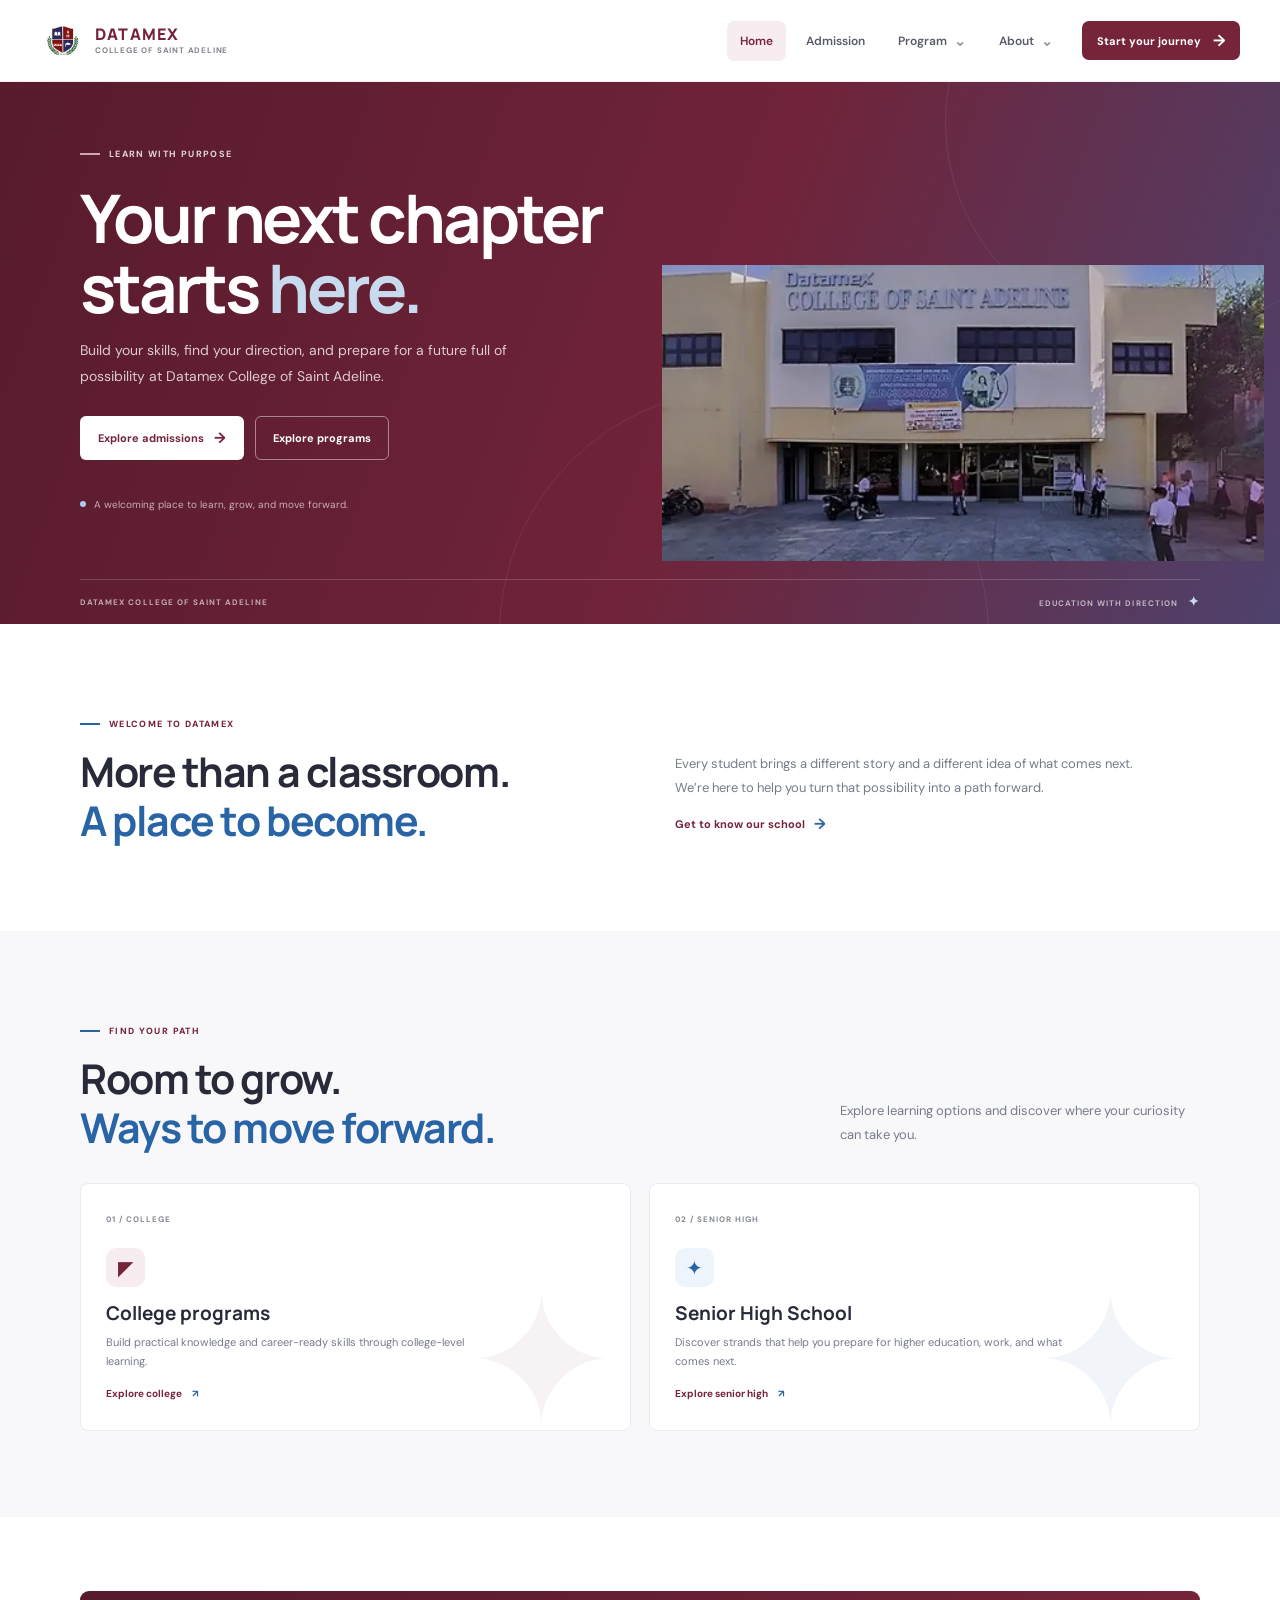
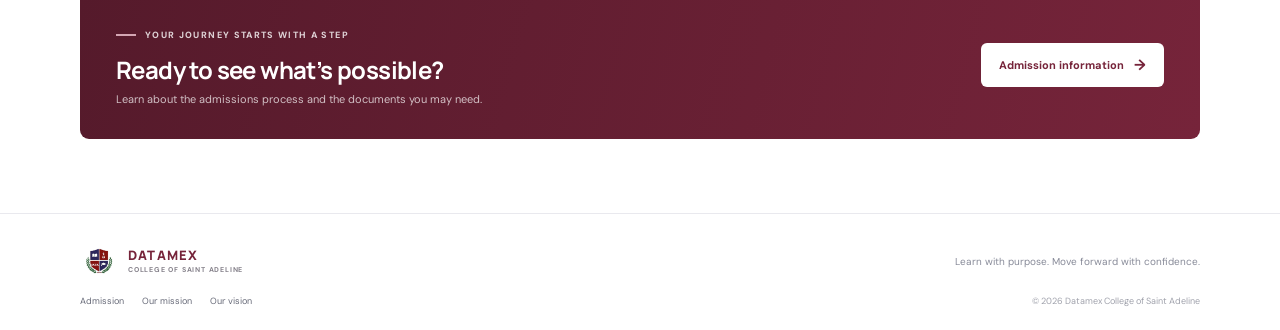
<file: index.html>
<!DOCTYPE html>
<html lang="en">
<head>
  <meta charset="UTF-8">
  <meta name="viewport" content="width=device-width, initial-scale=1.0">
  <meta name="theme-color" content="#76243a">
  <meta name="description" content="Discover Datamex College of Saint Adeline, its programs, admissions, and commitment to student success.">
  <title>Home | Datamex College of Saint Adeline</title>
  <link rel="stylesheet" href="assets/css/style.css">
  <script src="js/script.js" defer></script>
</head>
<body data-page="home">
  <a class="skip-link" href="#main">Skip to content</a>
  <header class="site-header">
    <div class="nav-wrap">
      <a class="brand" href="index.html" aria-label="Datamex College of Saint Adeline home">
         <img class="brand-logo" src="images/datamex-school-logo.png" alt="">
        <span class="brand-copy"><strong>DATAMEX</strong><small>COLLEGE OF SAINT ADELINE</small></span>
      </a>
      <button class="menu-toggle" type="button" aria-expanded="false" aria-controls="primary-navigation" aria-label="Open navigation">
        <span></span><span></span><span></span>
      </button>
      <nav class="primary-navigation" id="primary-navigation" aria-label="Main navigation">
        <a class="nav-item" data-nav="home" href="index.html">Home</a>
        <a class="nav-item" data-nav="admission" href="admission.html">Admission</a>
        <div class="nav-dropdown">
          <button class="nav-item dropdown-toggle" type="button" aria-expanded="false" aria-controls="program-menu">Program <span class="caret">⌄</span></button>
          <div class="dropdown-menu" id="program-menu">
            <a data-nav="college" href="program-college.html">College</a>
            <a data-nav="shs" href="program-shs.html">Senior High School</a>
          </div>
        </div>
        <div class="nav-dropdown">
          <button class="nav-item dropdown-toggle" type="button" aria-expanded="false" aria-controls="about-menu">About <span class="caret">⌄</span></button>
          <div class="dropdown-menu" id="about-menu">
            <a data-nav="mission" href="about-mission.html">Mission</a>
            <a data-nav="vision" href="about-vision.html">Vision</a>
          </div>
        </div>
        <a class="nav-cta" href="admission.html">Start your journey <span>→</span></a>
      </nav>
    </div>
  </header>

  <main id="main">
    <section class="home-hero">
      <div class="hero-shape hero-shape-one"></div>
      <div class="hero-shape hero-shape-two"></div>
      <div class="hero-inner page-width">
        <div class="hero-copy">
          <span class="eyebrow light-eyebrow"><span class="eyebrow-line"></span> LEARN WITH PURPOSE</span>
          <h1>Your next chapter<br>starts <span>here.</span></h1>
          <p>Build your skills, find your direction, and prepare for a future full of possibility at Datamex College of Saint Adeline.</p>
          <div class="hero-actions">
            <a class="button button-light" href="admission.html">Explore admissions <span>→</span></a>
            <a class="button button-outline" href="program-college.html">Explore programs</a>
          </div>
          <div class="hero-footnote"><span class="footnote-dot"></span> A welcoming place to learn, grow, and move forward.</div>
        </div>
        <div class="hero-illustration" aria-hidden="true">
          <img class="hero-campus-illustration" src="images/Campus Datamex.png" alt="">
        </div>
      </div>
      <div class="hero-bottom page-width">
        <span>DATAMEX COLLEGE OF SAINT ADELINE</span>
        <span>EDUCATION WITH DIRECTION <i>✦</i></span>
      </div>
    </section>

    <section class="intro-section page-width section-space">
      <div class="section-heading">
        <span class="eyebrow"><span class="eyebrow-line"></span> WELCOME TO DATAMEX</span>
        <h2>More than a classroom.<br><span>A place to become.</span></h2>
      </div>
      <div class="intro-copy">
        <p>Every student brings a different story and a different idea of what comes next. We’re here to help you turn that possibility into a path forward.</p>
        <a class="text-link" href="about-mission.html">Get to know our school <span>→</span></a>
      </div>
    </section>

    <section class="pathways-section">
      <div class="page-width section-space">
        <div class="section-topline">
          <div>
            <span class="eyebrow"><span class="eyebrow-line"></span> FIND YOUR PATH</span>
            <h2>Room to grow.<br><span>Ways to move forward.</span></h2>
          </div>
          <p>Explore learning options and discover where your curiosity can take you.</p>
        </div>
        <div class="pathway-grid">
          <a class="pathway-card college-card" href="program-college.html">
            <span class="pathway-index">01 / COLLEGE</span>
            <span class="pathway-icon">◤</span>
            <h3>College programs</h3>
            <p>Build practical knowledge and career-ready skills through college-level learning.</p>
            <span class="pathway-link">Explore college <b>↗</b></span>
            <span class="card-decoration">✦</span>
          </a>
          <a class="pathway-card shs-card" href="program-shs.html">
            <span class="pathway-index">02 / SENIOR HIGH</span>
            <span class="pathway-icon">✦</span>
            <h3>Senior High School</h3>
            <p>Discover strands that help you prepare for higher education, work, and what comes next.</p>
            <span class="pathway-link">Explore senior high <b>↗</b></span>
            <span class="card-decoration">✦</span>
          </a>
        </div>
      </div>
    </section>

    <section class="admission-banner page-width">
      <div><span class="eyebrow light-eyebrow"><span class="eyebrow-line"></span> YOUR JOURNEY STARTS WITH A STEP</span><h2>Ready to see what’s possible?</h2><p>Learn about the admissions process and the documents you may need.</p></div>
      <a class="button button-light" href="admission.html">Admission information <span>→</span></a>
    </section>
  </main>

  <footer class="site-footer">
    <div class="footer-inner page-width">
      <a class="brand footer-brand" href="index.html"><img class="brand-logo" src="images/datamex-school-logo.png" alt=""><span class="brand-copy"><strong>DATAMEX</strong><small>COLLEGE OF SAINT ADELINE</small></span></a>
      <p>Learn with purpose. Move forward with confidence.</p>
      <div class="footer-links"><a href="admission.html">Admission</a><a href="about-mission.html">Our mission</a><a href="about-vision.html">Our vision</a></div>
      <small class="copyright">© <span data-current-year></span> Datamex College of Saint Adeline</small>
    </div>
  </footer>
</body>
</html>
</file>
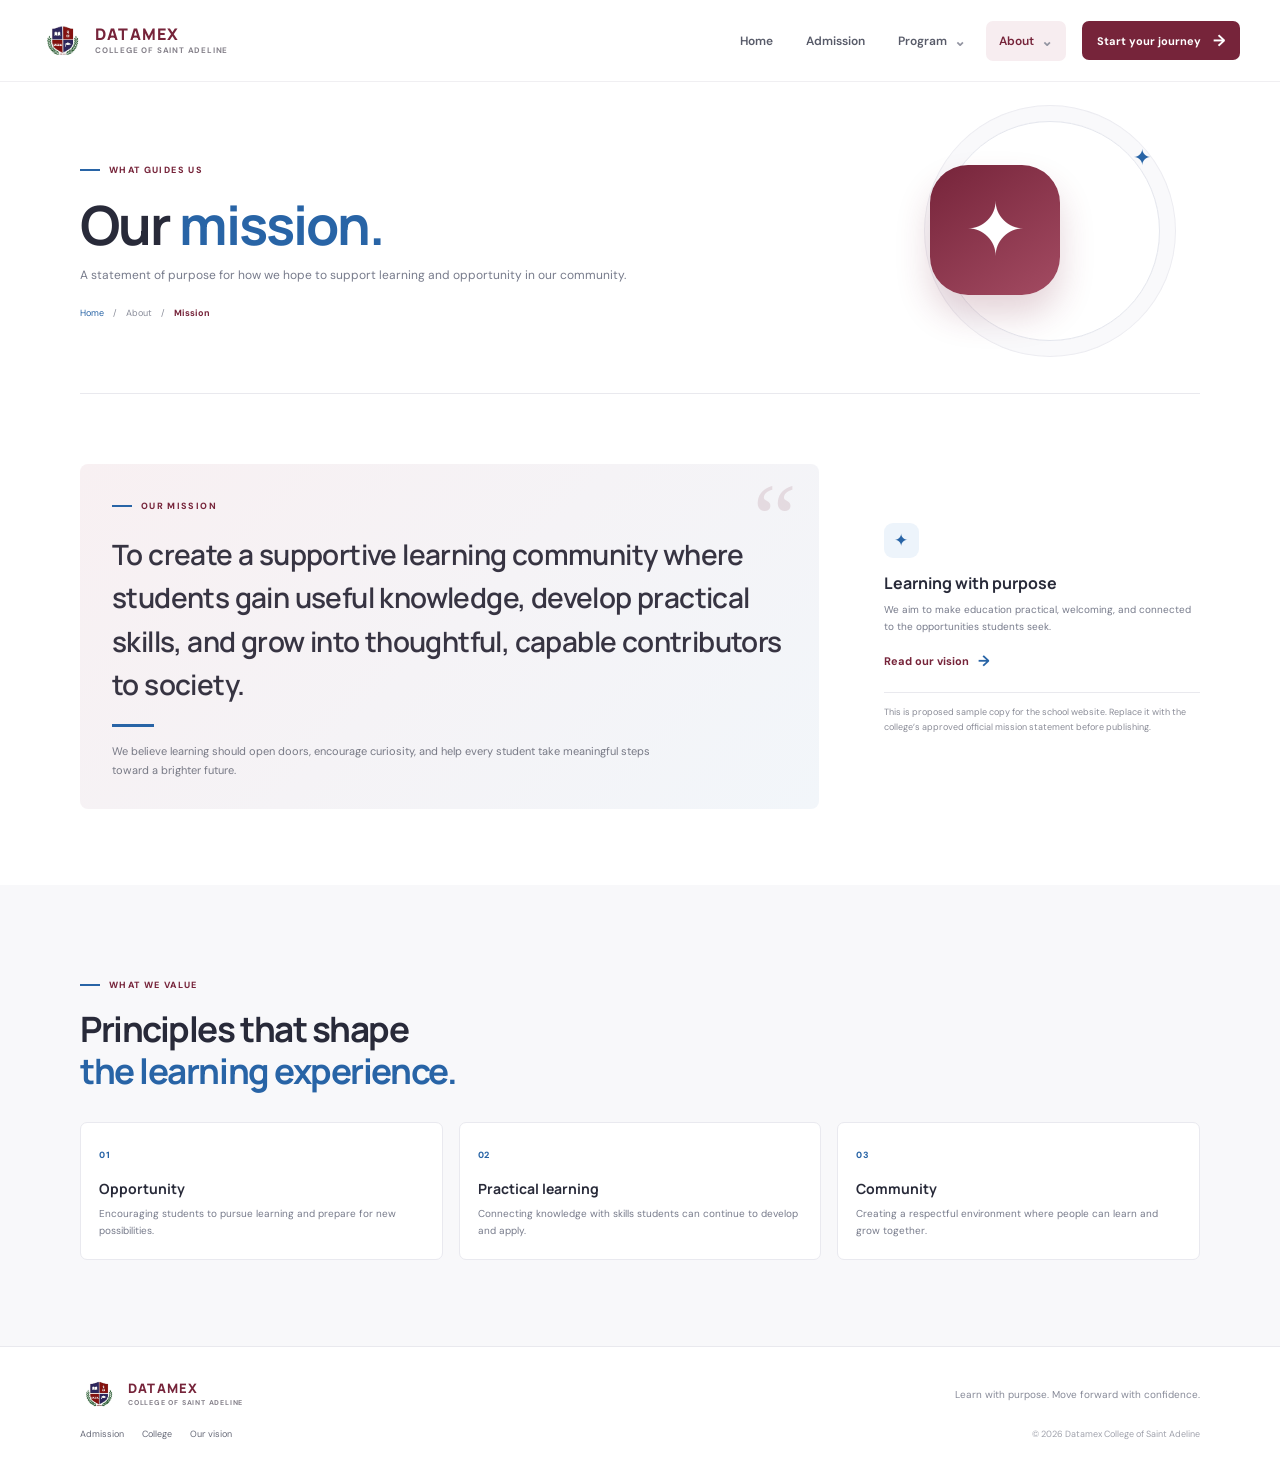
<file: about-mission.html>
<!DOCTYPE html>
<html lang="en">

<head>
  <meta charset="UTF-8">
  <meta name="viewport" content="width=device-width, initial-scale=1.0">
  <meta name="theme-color" content="#76243a">
  <meta name="description" content="Read the mission of Datamex College of Saint Adeline.">
  <title>Our Mission | Datamex College of Saint Adeline</title>
  <link rel="stylesheet" href="assets/css/style.css">
  <script src="js/script.js" defer></script>
</head>

<body data-page="mission">
  <a class="skip-link" href="#main">Skip to content</a>
  <header class="site-header">
    <div class="nav-wrap">
      <a class="brand" href="index.html" aria-label="Datamex College of Saint Adeline home"><img class="brand-logo"
          src="images/datamex-school-logo.png" alt=""><span
          class="brand-copy"><strong>DATAMEX</strong><small>COLLEGE OF SAINT ADELINE</small></span></a>
      <button class="menu-toggle" type="button" aria-expanded="false" aria-controls="primary-navigation"
        aria-label="Open navigation"><span></span><span></span><span></span></button>
      <nav class="primary-navigation" id="primary-navigation" aria-label="Main navigation">
        <a class="nav-item" data-nav="home" href="index.html">Home</a><a class="nav-item" data-nav="admission"
          href="admission.html">Admission</a>
        <div class="nav-dropdown"><button class="nav-item dropdown-toggle" type="button" aria-expanded="false"
            aria-controls="program-menu">Program <span class="caret">⌄</span></button>
          <div class="dropdown-menu" id="program-menu"><a data-nav="college" href="program-college.html">College</a><a
              data-nav="shs" href="program-shs.html">Senior High School</a></div>
        </div>
        <div class="nav-dropdown"><button class="nav-item dropdown-toggle" type="button" aria-expanded="false"
            aria-controls="about-menu">About <span class="caret">⌄</span></button>
          <div class="dropdown-menu" id="about-menu"><a data-nav="mission" href="about-mission.html">Mission</a><a
              data-nav="vision" href="about-vision.html">Vision</a></div>
        </div>
        <a class="nav-cta" href="admission.html">Start your journey <span>→</span></a>
      </nav>
    </div>
  </header>
  <main id="main">
    <section class="page-hero page-width">
      <div class="page-hero-copy"><span class="eyebrow"><span class="eyebrow-line"></span> WHAT GUIDES US</span>
        <h1>Our <span>mission.</span></h1>
        <p>A statement of purpose for how we hope to support learning and opportunity in our community.</p>
        <div class="breadcrumb"><a
            href="index.html">Home</a><span>/</span><span>About</span><span>/</span><strong>Mission</strong></div>
      </div>
      <div class="page-hero-art mission-art" aria-hidden="true">
        <div class="art-ring"></div>
        <div class="mission-symbol">✦</div><i>✦</i>
      </div>
    </section>
    <section class="page-width statement-section">
      <div class="statement-card"><span class="statement-mark">“</span><span class="eyebrow"><span
            class="eyebrow-line"></span> OUR MISSION</span>
        <h2>To create a supportive learning community where students gain useful knowledge, develop practical skills,
          and grow into thoughtful, capable contributors to society.</h2>
        <div class="statement-rule"></div>
        <p>We believe learning should open doors, encourage curiosity, and help every student take meaningful steps
          toward a brighter future.</p>
      </div>
      <div class="statement-aside"><span class="aside-icon">✦</span>
        <h3>Learning with purpose</h3>
        <p>We aim to make education practical, welcoming, and connected to the opportunities students seek.</p><a
          class="text-link" href="about-vision.html">Read our vision <span>→</span></a>
        <p class="editor-note">This is proposed sample copy for the school website. Replace it with the college’s
          approved official mission statement before publishing.</p>
      </div>
    </section>
    <section class="values-section">
      <div class="page-width section-space">
        <div class="content-heading"><span class="eyebrow"><span class="eyebrow-line"></span> WHAT WE VALUE</span>
          <h2>Principles that shape<br><span>the learning experience.</span></h2>
        </div>
        <div class="values-grid">
          <article><span>01</span>
            <h3>Opportunity</h3>
            <p>Encouraging students to pursue learning and prepare for new possibilities.</p>
          </article>
          <article><span>02</span>
            <h3>Practical learning</h3>
            <p>Connecting knowledge with skills students can continue to develop and apply.</p>
          </article>
          <article><span>03</span>
            <h3>Community</h3>
            <p>Creating a respectful environment where people can learn and grow together.</p>
          </article>
        </div>
      </div>
    </section>
  </main>
  <footer class="site-footer">
    <div class="footer-inner page-width"><a class="brand footer-brand" href="index.html"><img class="brand-logo"
          src="images/datamex-school-logo.png" alt=""><span
          class="brand-copy"><strong>DATAMEX</strong><small>COLLEGE OF SAINT ADELINE</small></span></a>
      <p>Learn with purpose. Move forward with confidence.</p>
      <div class="footer-links"><a href="admission.html">Admission</a><a href="program-college.html">College</a><a
          href="about-vision.html">Our vision</a></div><small class="copyright">© <span data-current-year></span>
        Datamex College of Saint Adeline</small>
    </div>
  </footer>
</body>

</html>
</file>
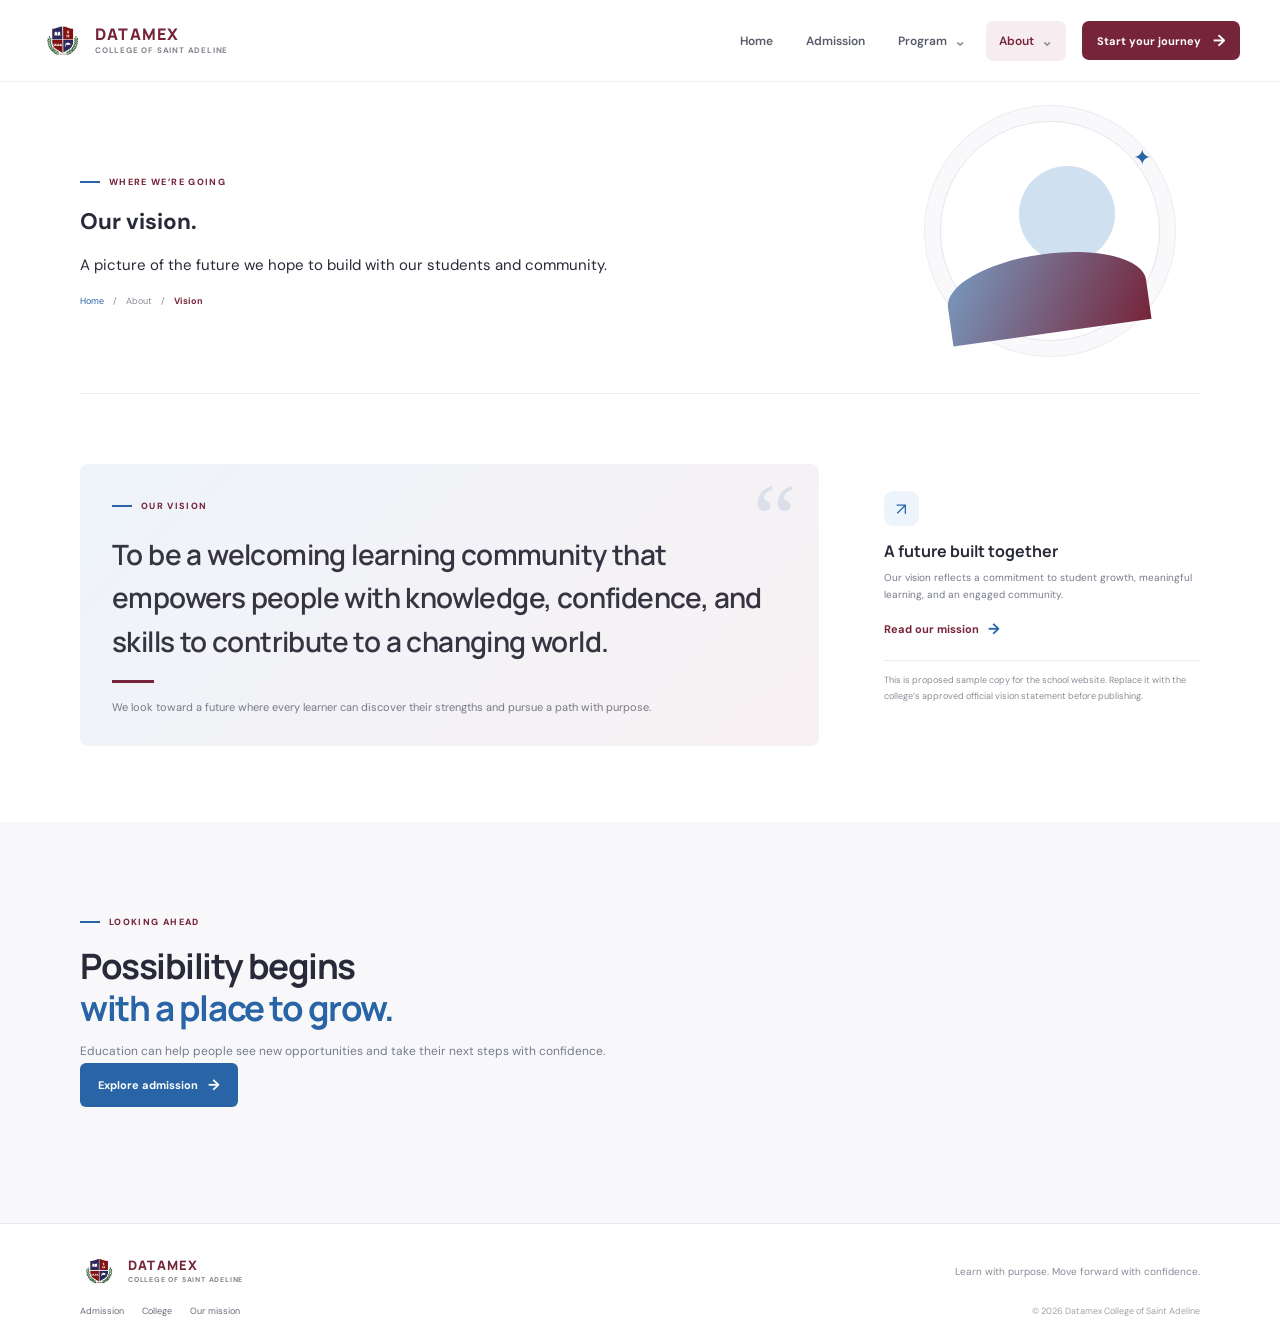
<file: about-vision.html>
<!DOCTYPE html>
<html lang="en">

<head>
  <meta charset="UTF-8">
  <meta name="viewport" content="width=device-width, initial-scale=1.0">
  <meta name="theme-color" content="#76243a">
  <meta name="description" content="Read the vision of Datamex College of Saint Adeline.">
  <title>Our Vision | Datamex College of Saint Adeline</title>
  <link rel="stylesheet" href="assets/css/style.css">
  <script src="js/script.js" defer></script>
</head>

<body data-page="vision">
  <a class="skip-link" href="#main">Skip to content</a>
  <header class="site-header">
    <div class="nav-wrap">
      <a class="brand" href="index.html" aria-label="Datamex College of Saint Adeline home"><img class="brand-logo"
          src="images/datamex-school-logo.png" alt=""><span
          class="brand-copy"><strong>DATAMEX</strong><small>COLLEGE OF SAINT ADELINE</small></span></a>
      <button class="menu-toggle" type="button" aria-expanded="false" aria-controls="primary-navigation"
        aria-label="Open navigation"><span></span><span></span><span></span></button>
      <nav class="primary-navigation" id="primary-navigation" aria-label="Main navigation">
        <a class="nav-item" data-nav="home" href="index.html">Home</a><a class="nav-item" data-nav="admission"
          href="admission.html">Admission</a>
        <div class="nav-dropdown"><button class="nav-item dropdown-toggle" type="button" aria-expanded="false"
            aria-controls="program-menu">Program <span class="caret">⌄</span></button>
          <div class="dropdown-menu" id="program-menu"><a data-nav="college" href="program-college.html">College</a><a
              data-nav="shs" href="program-shs.html">Senior High School</a></div>
        </div>
        <div class="nav-dropdown"><button class="nav-item dropdown-toggle" type="button" aria-expanded="false"
            aria-controls="about-menu">About <span class="caret">⌄</span></button>
          <div class="dropdown-menu" id="about-menu"><a data-nav="mission" href="about-mission.html">Mission</a><a
              data-nav="vision" href="about-vision.html">Vision</a></div>
        </div>
        <a class="nav-cta" href="admission.html">Start your journey <span>→</span></a>
      </nav>
    </div>
  </header>
  <main id="main">
    <section class="page-hero page-width">
      <div class=""><span class="eyebrow"><span class="eyebrow-line"></span> WHERE WE’RE GOING</span>
        <h1>Our <span>vision.</span></h1>
        <p>A picture of the future we hope to build with our students and community.</p>
        <div class="breadcrumb"><a
            href="index.html">Home</a><span>/</span><span>About</span><span>/</span><strong>Vision</strong></div>
      </div>
      <div class="page-hero-art vision-art" aria-hidden="true">
        <div class="art-ring"></div>
        <div class="vision-sun"></div>
        <div class="vision-hill"></div><i>✦</i>
      </div>
    </section>
    <section class="page-width statement-section">
      <div class="statement-card vision-statement"><span class="statement-mark">“</span><span class="eyebrow"><span
            class="eyebrow-line"></span> OUR VISION</span>
        <h2>To be a welcoming learning community that empowers people with knowledge, confidence, and skills to
          contribute to a changing world.</h2>
        <div class="statement-rule"></div>
        <p>We look toward a future where every learner can discover their strengths and pursue a path with purpose.</p>
      </div>
      <div class="statement-aside"><span class="aside-icon">↗</span>
        <h3>A future built together</h3>
        <p>Our vision reflects a commitment to student growth, meaningful learning, and an engaged community.</p><a
          class="text-link" href="about-mission.html">Read our mission <span>→</span></a>
        <p class="editor-note">This is proposed sample copy for the school website. Replace it with the college’s
          approved official vision statement before publishing.</p>
      </div>
    </section>
    <section class="values-section">
      <div class="page-width section-space">
        <div class="content-heading"><span class="eyebrow"><span class="eyebrow-line"></span> LOOKING AHEAD</span>
          <h2>Possibility begins<br><span>with a place to grow.</span></h2>
          <p>Education can help people see new opportunities and take their next steps with confidence.</p><a
            class="button button-primary" href="admission.html">Explore admission <span>→</span></a>
        </div>
      </div>
    </section>
  </main>
  <footer class="site-footer">
    <div class="footer-inner page-width"><a class="brand footer-brand" href="index.html"><img class="brand-logo"
          src="images/datamex-school-logo.png" alt=""><span
          class="brand-copy"><strong>DATAMEX</strong><small>COLLEGE OF SAINT ADELINE</small></span></a>
      <p>Learn with purpose. Move forward with confidence.</p>
      <div class="footer-links"><a href="admission.html">Admission</a><a href="program-college.html">College</a><a
          href="about-mission.html">Our mission</a></div><small class="copyright">© <span data-current-year></span>
        Datamex College of Saint Adeline</small>
    </div>
  </footer>
</body>

</html>
</file>
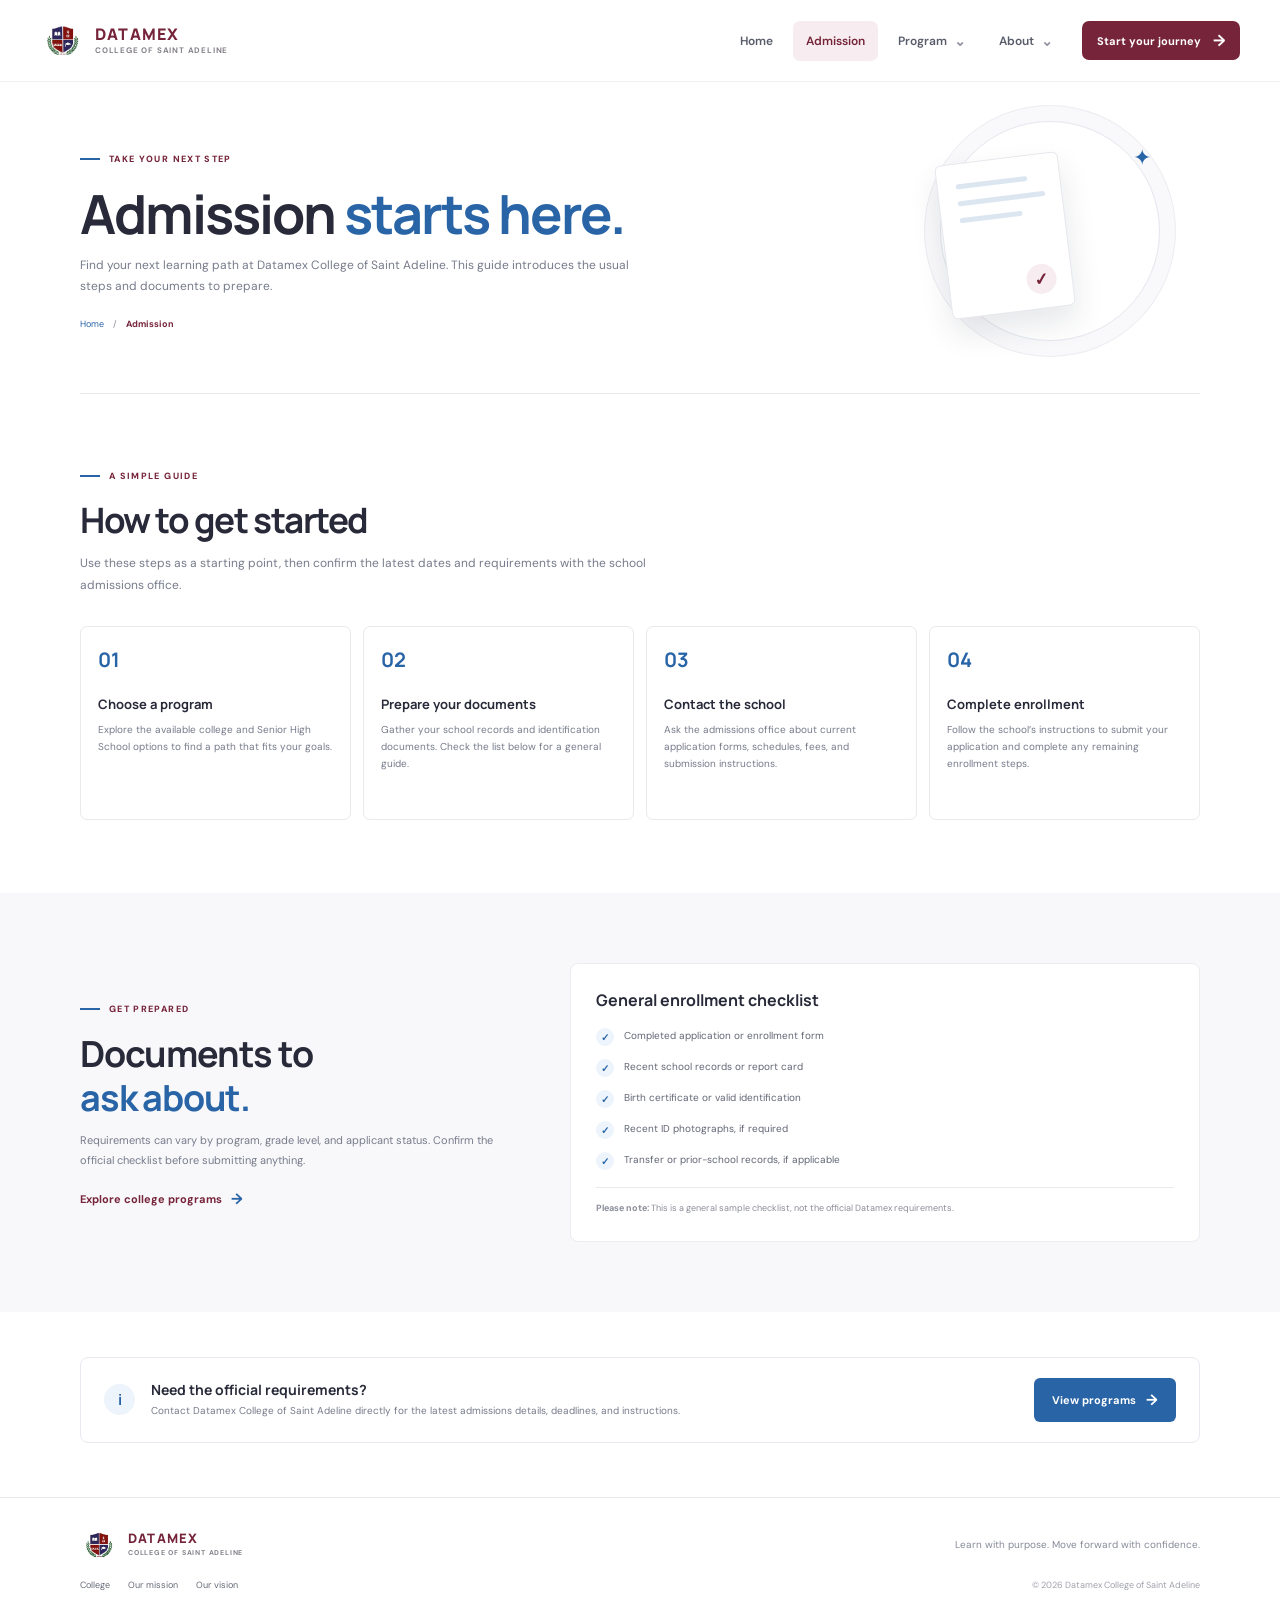
<file: admission.html>
<!DOCTYPE html>
<html lang="en">

<head>
  <meta charset="UTF-8">
  <meta name="viewport" content="width=device-width, initial-scale=1.0">
  <meta name="theme-color" content="#76243a">
  <meta name="description" content="Learn about the admissions process at Datamex College of Saint Adeline.">
  <title>Admission | Datamex College of Saint Adeline</title>
  <link rel="stylesheet" href="assets/css/style.css">
  <script src="js/script.js" defer></script>
</head>

<body data-page="admission">
  <a class="skip-link" href="#main">Skip to content</a>
  <header class="site-header">
    <div class="nav-wrap">
      <a class="brand" href="index.html" aria-label="Datamex College of Saint Adeline home"><img class="brand-logo"
          src="images/datamex-school-logo.png" alt=""><span
          class="brand-copy"><strong>DATAMEX</strong><small>COLLEGE OF SAINT ADELINE</small></span></a>
      <button class="menu-toggle" type="button" aria-expanded="false" aria-controls="primary-navigation"
        aria-label="Open navigation"><span></span><span></span><span></span></button>
      <nav class="primary-navigation" id="primary-navigation" aria-label="Main navigation">
        <a class="nav-item" data-nav="home" href="index.html">Home</a><a class="nav-item" data-nav="admission"
          href="admission.html">Admission</a>
        <div class="nav-dropdown"><button class="nav-item dropdown-toggle" type="button" aria-expanded="false"
            aria-controls="program-menu">Program <span class="caret">⌄</span></button>
          <div class="dropdown-menu" id="program-menu"><a data-nav="college" href="program-college.html">College</a><a
              data-nav="shs" href="program-shs.html">Senior High School</a></div>
        </div>
        <div class="nav-dropdown"><button class="nav-item dropdown-toggle" type="button" aria-expanded="false"
            aria-controls="about-menu">About <span class="caret">⌄</span></button>
          <div class="dropdown-menu" id="about-menu"><a data-nav="mission" href="about-mission.html">Mission</a><a
              data-nav="vision" href="about-vision.html">Vision</a></div>
        </div>
        <a class="nav-cta" href="admission.html">Start your journey <span>→</span></a>
      </nav>
    </div>
  </header>
  <main id="main">
    <section class="page-hero page-width">
      <div class="page-hero-copy"><span class="eyebrow"><span class="eyebrow-line"></span> TAKE YOUR NEXT STEP</span>
        <h1>Admission <span>starts here.</span></h1>
        <p>Find your next learning path at Datamex College of Saint Adeline. This guide introduces the usual steps and
          documents to prepare.</p>
        <div class="breadcrumb"><a href="index.html">Home</a><span>/</span><strong>Admission</strong></div>
      </div>
      <div class="page-hero-art admission-art" aria-hidden="true">
        <div class="art-ring"></div>
        <div class="art-paper"><span></span><span></span><span></span><b>✓</b></div><i>✦</i>
      </div>
    </section>
    <section class="page-width content-section">
      <div class="content-heading"><span class="eyebrow"><span class="eyebrow-line"></span> A SIMPLE GUIDE</span>
        <h2>How to get started</h2>
        <p>Use these steps as a starting point, then confirm the latest dates and requirements with the school
          admissions office.</p>
      </div>
      <div class="steps-grid">
        <article class="step-card"><span>01</span>
          <h3>Choose a program</h3>
          <p>Explore the available college and Senior High School options to find a path that fits your goals.</p>
        </article>
        <article class="step-card"><span>02</span>
          <h3>Prepare your documents</h3>
          <p>Gather your school records and identification documents. Check the list below for a general guide.</p>
        </article>
        <article class="step-card"><span>03</span>
          <h3>Contact the school</h3>
          <p>Ask the admissions office about current application forms, schedules, fees, and submission instructions.
          </p>
        </article>
        <article class="step-card"><span>04</span>
          <h3>Complete enrollment</h3>
          <p>Follow the school’s instructions to submit your application and complete any remaining enrollment steps.
          </p>
        </article>
      </div>
    </section>
    <section class="requirements-section">
      <div class="page-width requirements-layout">
        <div><span class="eyebrow"><span class="eyebrow-line"></span> GET PREPARED</span>
          <h2>Documents to<br><span>ask about.</span></h2>
          <p>Requirements can vary by program, grade level, and applicant status. Confirm the official checklist before
            submitting anything.</p><a class="text-link" href="program-college.html">Explore college programs
            <span>→</span></a>
        </div>
        <div class="requirements-card">
          <h3>General enrollment checklist</h3>
          <ul>
            <li><span>✓</span> Completed application or enrollment form</li>
            <li><span>✓</span> Recent school records or report card</li>
            <li><span>✓</span> Birth certificate or valid identification</li>
            <li><span>✓</span> Recent ID photographs, if required</li>
            <li><span>✓</span> Transfer or prior-school records, if applicable</li>
          </ul>
          <p><strong>Please note:</strong> This is a general sample checklist, not the official Datamex requirements.
          </p>
        </div>
      </div>
    </section>
    <section class="page-width info-callout"><span class="callout-icon">i</span>
      <div>
        <h2>Need the official requirements?</h2>
        <p>Contact Datamex College of Saint Adeline directly for the latest admissions details, deadlines, and
          instructions.</p>
      </div><a class="button button-primary" href="program-college.html">View programs <span>→</span></a>
    </section>
  </main>
  <footer class="site-footer">
    <div class="footer-inner page-width"><a class="brand footer-brand" href="index.html"><img class="brand-logo"
         src="images/datamex-school-logo.png" alt=""><span
          class="brand-copy"><strong>DATAMEX</strong><small>COLLEGE OF SAINT ADELINE</small></span></a>
      <p>Learn with purpose. Move forward with confidence.</p>
      <div class="footer-links"><a href="program-college.html">College</a><a href="about-mission.html">Our mission</a><a
          href="about-vision.html">Our vision</a></div><small class="copyright">© <span data-current-year></span>
        Datamex College of Saint Adeline</small>
    </div>
  </footer>
</body>

</html>
</file>
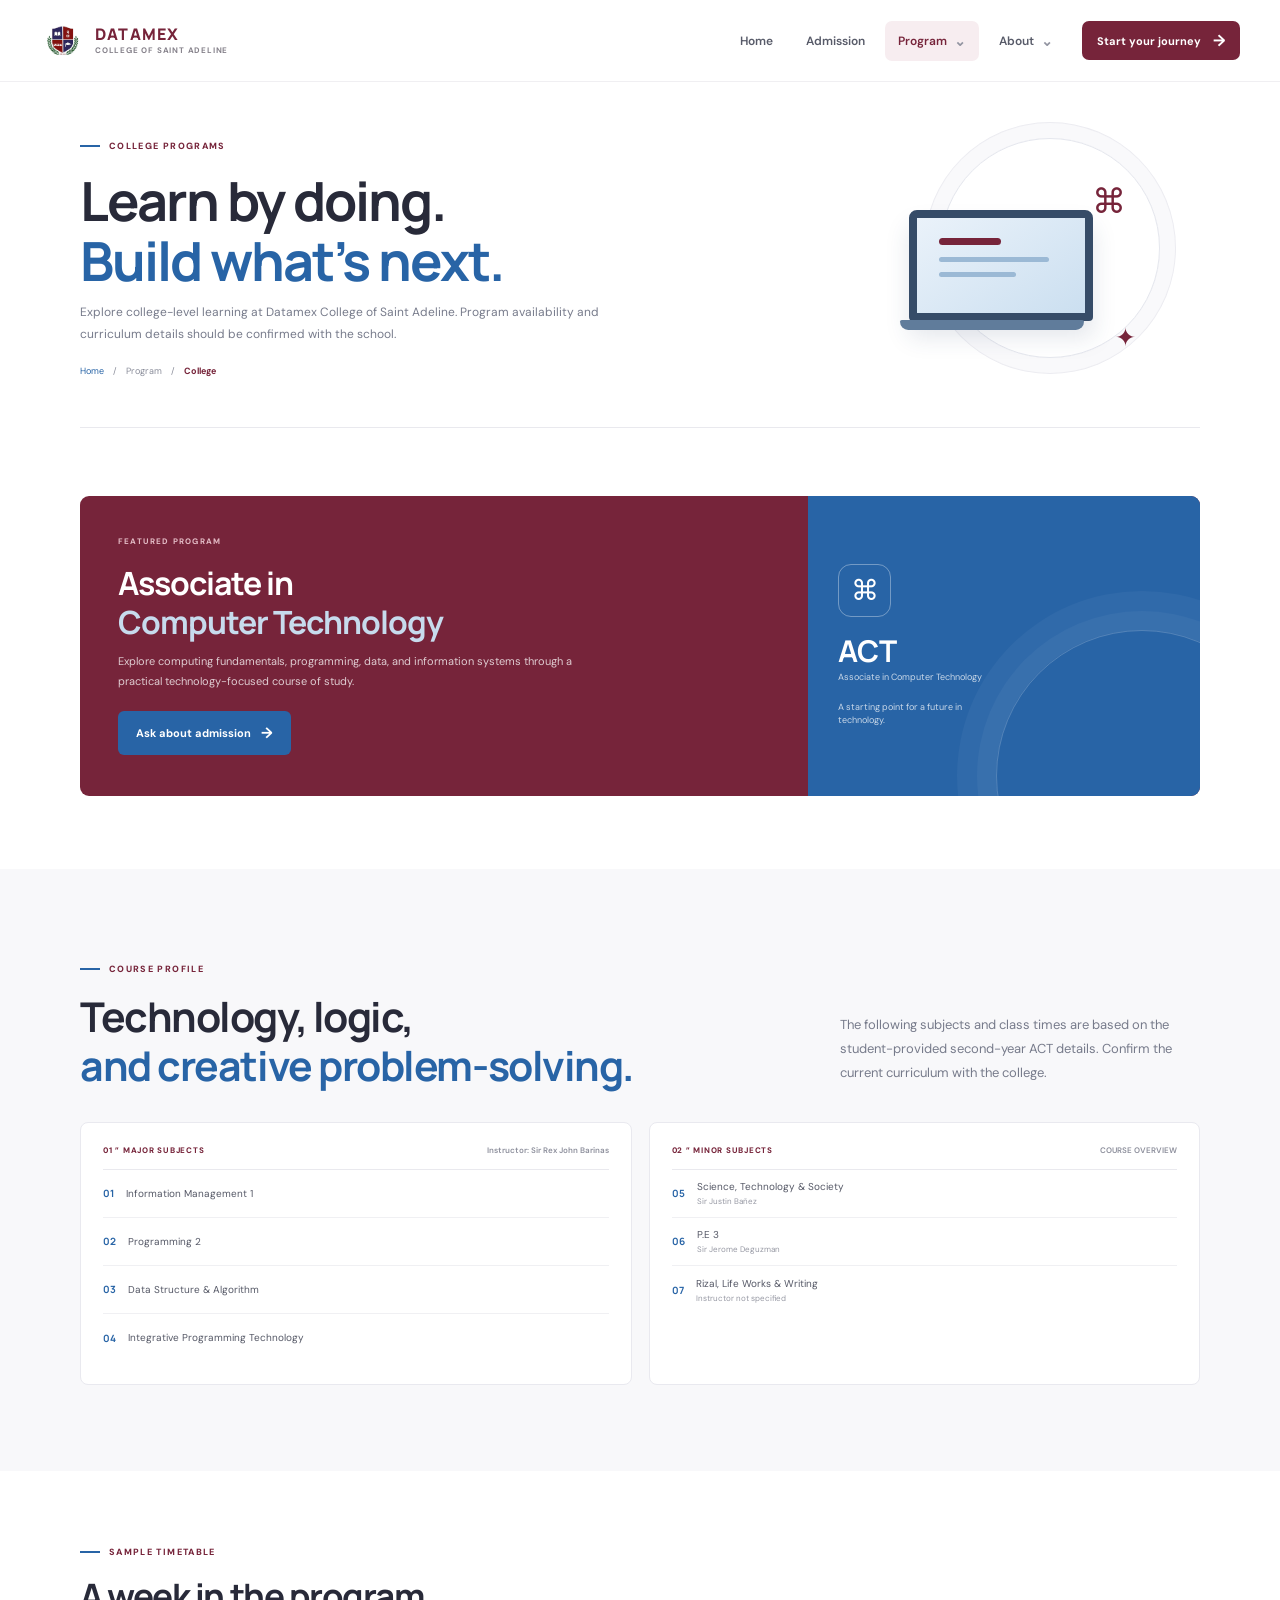
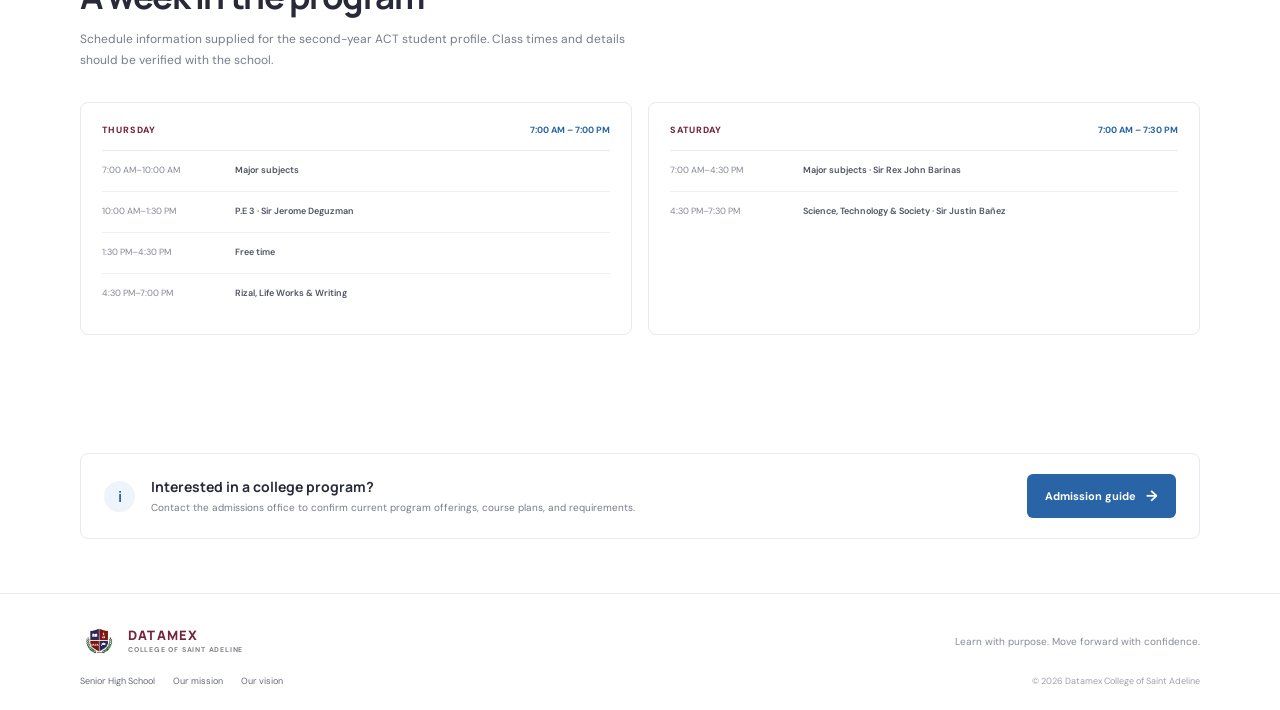
<file: program-college.html>
<!DOCTYPE html>
<html lang="en">

<head>
  <meta charset="UTF-8">
  <meta name="viewport" content="width=device-width, initial-scale=1.0">
  <meta name="theme-color" content="#76243a">
  <meta name="description"
    content="Explore the Associate in Computer Technology program at Datamex College of Saint Adeline.">
  <title>College Program | Datamex College of Saint Adeline</title>
  <link rel="stylesheet" href="assets/css/style.css">
  <script src="js/script.js" defer></script>
</head>

<body data-page="college">
  <a class="skip-link" href="#main">Skip to content</a>
  <header class="site-header">
    <div class="nav-wrap">
      <a class="brand" href="index.html" aria-label="Datamex College of Saint Adeline home"><img class="brand-logo"
          src="images/datamex-school-logo.png" alt=""><span
          class="brand-copy"><strong>DATAMEX</strong><small>COLLEGE OF SAINT ADELINE</small></span></a>
      <button class="menu-toggle" type="button" aria-expanded="false" aria-controls="primary-navigation"
        aria-label="Open navigation"><span></span><span></span><span></span></button>
      <nav class="primary-navigation" id="primary-navigation" aria-label="Main navigation">
        <a class="nav-item" data-nav="home" href="index.html">Home</a><a class="nav-item" data-nav="admission"
          href="admission.html">Admission</a>
        <div class="nav-dropdown"><button class="nav-item dropdown-toggle" type="button" aria-expanded="false"
            aria-controls="program-menu">Program <span class="caret">⌄</span></button>
          <div class="dropdown-menu" id="program-menu"><a data-nav="college" href="program-college.html">College</a><a
              data-nav="shs" href="program-shs.html">Senior High School</a></div>
        </div>
        <div class="nav-dropdown"><button class="nav-item dropdown-toggle" type="button" aria-expanded="false"
            aria-controls="about-menu">About <span class="caret">⌄</span></button>
          <div class="dropdown-menu" id="about-menu"><a data-nav="mission" href="about-mission.html">Mission</a><a
              data-nav="vision" href="about-vision.html">Vision</a></div>
        </div>
        <a class="nav-cta" href="admission.html">Start your journey <span>→</span></a>
      </nav>
    </div>
  </header>
  <main id="main">
    <section class="page-hero page-width">
      <div class="page-hero-copy"><span class="eyebrow"><span class="eyebrow-line"></span> COLLEGE PROGRAMS</span>
        <h1>Learn by doing.<br><span>Build what’s next.</span></h1>
        <p>Explore college-level learning at Datamex College of Saint Adeline. Program availability and curriculum
          details should be confirmed with the school.</p>
        <div class="breadcrumb"><a
            href="index.html">Home</a><span>/</span><span>Program</span><span>/</span><strong>College</strong></div>
      </div>
      <div class="page-hero-art college-art" aria-hidden="true">
        <div class="art-ring"></div>
        <div class="art-laptop"><span></span><b></b></div><i>⌘</i><em>✦</em>
      </div>
    </section>
    <section class="page-width content-section">
      <div class="program-feature">
        <div class="program-feature-copy"><span class="program-label">FEATURED PROGRAM</span>
          <h2>Associate in<br><span>Computer Technology</span></h2>
          <p>Explore computing fundamentals, programming, data, and information systems through a practical
            technology-focused course of study.</p><a class="button button-primary" href="admission.html">Ask about
            admission <span>→</span></a>
        </div>
        <div class="program-feature-side"><span class="side-symbol">⌘</span><strong>ACT</strong><small>Associate in
            Computer Technology</small><span class="side-note">A starting point for a future in technology.</span></div>
      </div>
    </section>
    <section class="curriculum-section">
      <div class="page-width section-space">
        <div class="section-topline">
          <div><span class="eyebrow"><span class="eyebrow-line"></span> COURSE PROFILE</span>
            <h2>Technology, logic,<br><span>and creative problem-solving.</span></h2>
          </div>
          <p>The following subjects and class times are based on the student-provided second-year ACT details. Confirm
            the current curriculum with the college.</p>
        </div>
        <div class="course-layout">
          <div class="course-card">
            <div class="course-card-heading"><span>01 ” MAJOR SUBJECTS</span><span>Instructor: Sir Rex John
                Barinas</span></div>
            <ul class="course-list">
              <li><span>01</span>Information Management 1</li>
              <li><span>02</span>Programming 2</li>
              <li><span>03</span>Data Structure &amp; Algorithm</li>
              <li><span>04</span>Integrative Programming Technology</li>
            </ul>
          </div>
          <div class="course-card minor-card">
            <div class="course-card-heading"><span>02 ” MINOR SUBJECTS</span><span>COURSE OVERVIEW</span></div>
            <ul class="course-list">
              <li><span>05</span>
                <div>Science, Technology &amp; Society<small>Sir Justin Bañez</small></div>
              </li>
              <li><span>06</span>
                <div>P.E 3<small>Sir Jerome Deguzman</small></div>
              </li>
              <li><span>07</span>
                <div>Rizal, Life Works &amp; Writing<small>Instructor not specified</small></div>
              </li>
            </ul>
          </div>
        </div>
      </div>
    </section>
    <section class="page-width content-section schedule-section">
      <div class="content-heading"><span class="eyebrow"><span class="eyebrow-line"></span> SAMPLE TIMETABLE</span>
        <h2>A week in the program</h2>
        <p>Schedule information supplied for the second-year ACT student profile. Class times and details should be
          verified with the school.</p>
      </div>
      <div class="timetable-grid">
        <article class="timetable-card">
          <div class="timetable-heading"><span>THURSDAY</span><strong>7:00 AM – 7:00 PM</strong></div>
          <ol>
            <li><time>7:00 AM–10:00 AM</time><span>Major subjects</span></li>
            <li><time>10:00 AM–1:30 PM</time><span>P.E 3 · Sir Jerome Deguzman</span></li>
            <li><time>1:30 PM–4:30 PM</time><span>Free time</span></li>
            <li><time>4:30 PM–7:00 PM</time><span>Rizal, Life Works &amp; Writing</span></li>
          </ol>
        </article>
        <article class="timetable-card saturday-card">
          <div class="timetable-heading"><span>SATURDAY</span><strong>7:00 AM – 7:30 PM</strong></div>
          <ol>
            <li><time>7:00 AM–4:30 PM</time><span>Major subjects · Sir Rex John Barinas</span></li>
            <li><time>4:30 PM–7:30 PM</time><span>Science, Technology &amp; Society · Sir Justin Bañez</span></li>
          </ol>
        </article>
      </div>
    </section>
    <section class="page-width info-callout"><span class="callout-icon">i</span>
      <div>
        <h2>Interested in a college program?</h2>
        <p>Contact the admissions office to confirm current program offerings, course plans, and requirements.</p>
      </div><a class="button button-primary" href="admission.html">Admission guide <span>→</span></a>
    </section>
  </main>
  <footer class="site-footer">
    <div class="footer-inner page-width"><a class="brand footer-brand" href="index.html"><img class="brand-logo"
          src="images/datamex-school-logo.png" alt=""><span
          class="brand-copy"><strong>DATAMEX</strong><small>COLLEGE OF SAINT ADELINE</small></span></a>
      <p>Learn with purpose. Move forward with confidence.</p>
      <div class="footer-links"><a href="program-shs.html">Senior High School</a><a href="about-mission.html">Our
          mission</a><a href="about-vision.html">Our vision</a></div><small class="copyright">© <span
          data-current-year></span> Datamex College of Saint Adeline</small>
    </div>
  </footer>
</body>

</html>
</file>
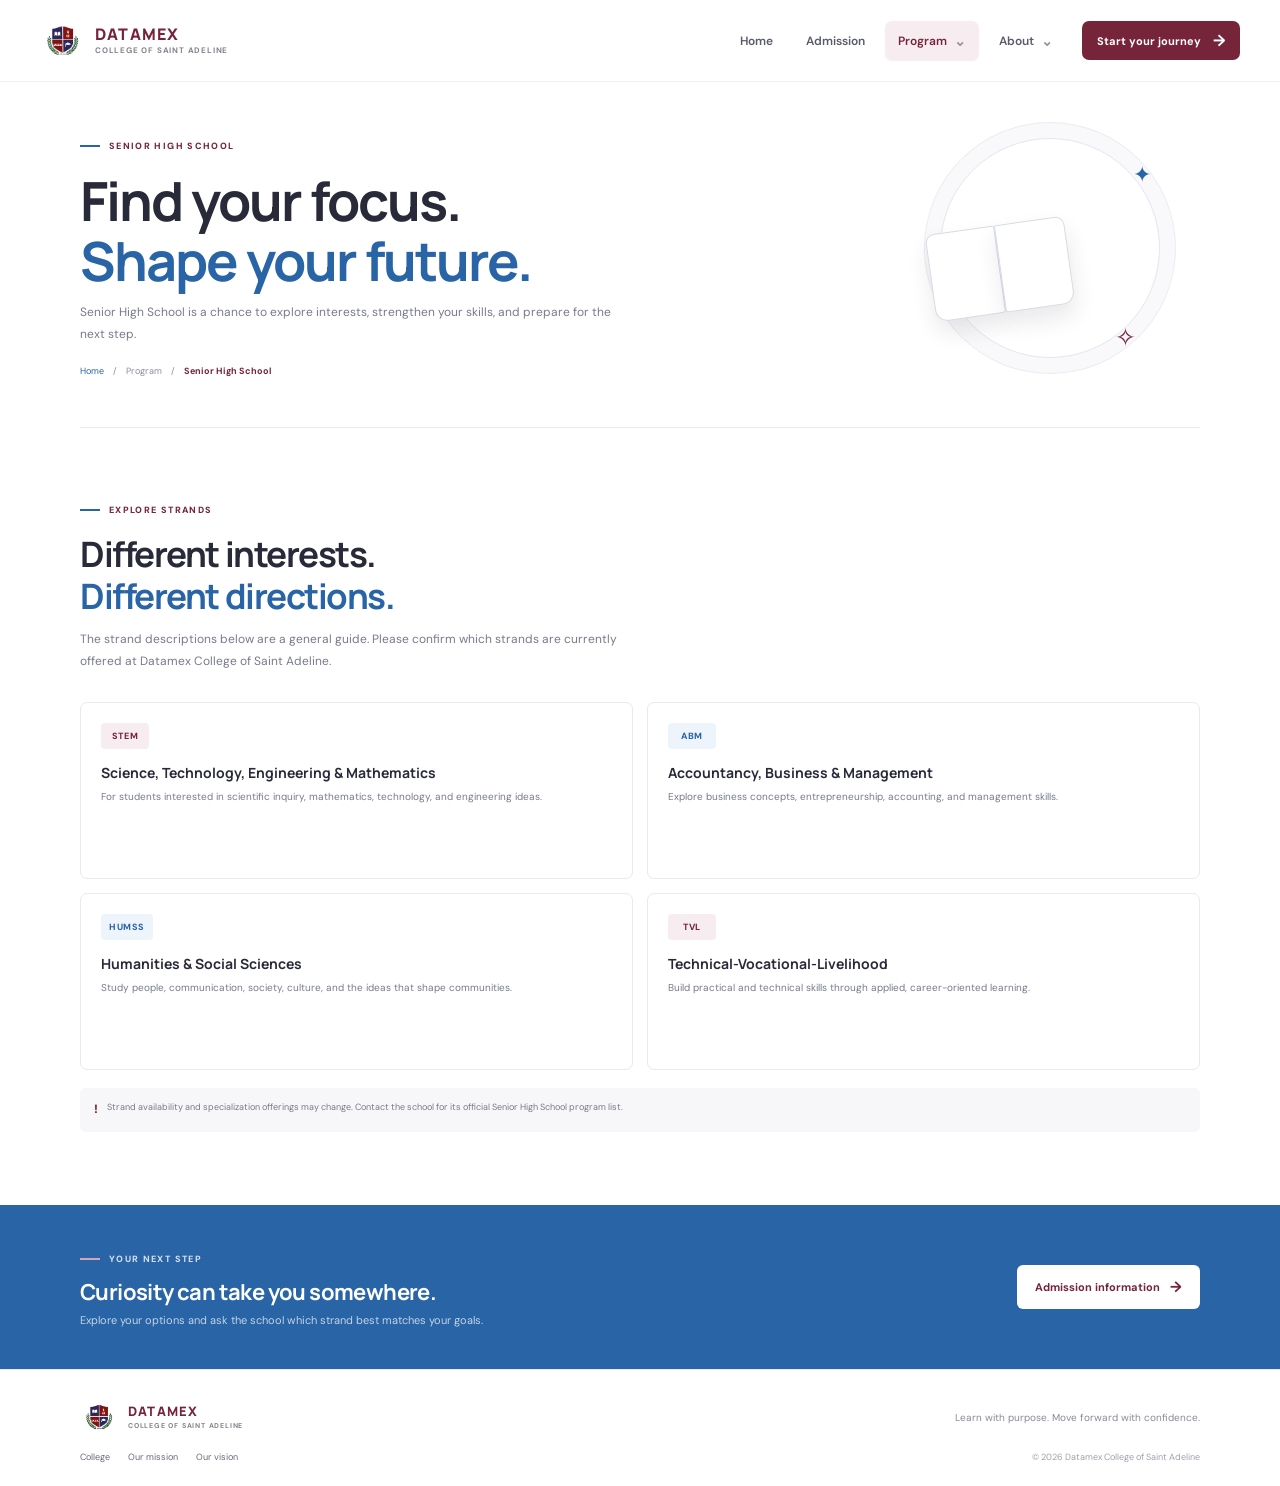
<file: program-shs.html>
<!DOCTYPE html>
<html lang="en">

<head>
  <meta charset="UTF-8">
  <meta name="viewport" content="width=device-width, initial-scale=1.0">
  <meta name="theme-color" content="#76243a">
  <meta name="description"
    content="Learn about Senior High School pathways and strands at Datamex College of Saint Adeline.">
  <title>Senior High School | Datamex College of Saint Adeline</title>
  <link rel="stylesheet" href="assets/css/style.css">
  <script src="js/script.js" defer></script>
</head>

<body data-page="shs">
  <a class="skip-link" href="#main">Skip to content</a>
  <header class="site-header">
    <div class="nav-wrap">
      <a class="brand" href="index.html" aria-label="Datamex College of Saint Adeline home"><img class="brand-logo"
           src="images/datamex-school-logo.png" alt=""><span
          class="brand-copy"><strong>DATAMEX</strong><small>COLLEGE OF SAINT ADELINE</small></span></a>
      <button class="menu-toggle" type="button" aria-expanded="false" aria-controls="primary-navigation"
        aria-label="Open navigation"><span></span><span></span><span></span></button>
      <nav class="primary-navigation" id="primary-navigation" aria-label="Main navigation">
        <a class="nav-item" data-nav="home" href="index.html">Home</a><a class="nav-item" data-nav="admission"
          href="admission.html">Admission</a>
        <div class="nav-dropdown"><button class="nav-item dropdown-toggle" type="button" aria-expanded="false"
            aria-controls="program-menu">Program <span class="caret">⌄</span></button>
          <div class="dropdown-menu" id="program-menu"><a data-nav="college" href="program-college.html">College</a><a
              data-nav="shs" href="program-shs.html">Senior High School</a></div>
        </div>
        <div class="nav-dropdown"><button class="nav-item dropdown-toggle" type="button" aria-expanded="false"
            aria-controls="about-menu">About <span class="caret">⌄</span></button>
          <div class="dropdown-menu" id="about-menu"><a data-nav="mission" href="about-mission.html">Mission</a><a
              data-nav="vision" href="about-vision.html">Vision</a></div>
        </div>
        <a class="nav-cta" href="admission.html">Start your journey <span>→</span></a>
      </nav>
    </div>
  </header>
  <main id="main">
    <section class="page-hero page-width">
      <div class="page-hero-copy"><span class="eyebrow"><span class="eyebrow-line"></span> SENIOR HIGH SCHOOL</span>
        <h1>Find your focus.<br><span>Shape your future.</span></h1>
        <p>Senior High School is a chance to explore interests, strengthen your skills, and prepare for the next step.
        </p>
        <div class="breadcrumb"><a
            href="index.html">Home</a><span>/</span><span>Program</span><span>/</span><strong>Senior High
            School</strong></div>
      </div>
      <div class="page-hero-art shs-art" aria-hidden="true">
        <div class="art-ring"></div>
        <div class="art-book"><span></span><span></span></div><i>✦</i><em>✧</em>
      </div>
    </section>
    <section class="page-width content-section">
      <div class="content-heading"><span class="eyebrow"><span class="eyebrow-line"></span> EXPLORE STRANDS</span>
        <h2>Different interests.<br><span>Different directions.</span></h2>
        <p>The strand descriptions below are a general guide. Please confirm which strands are currently offered at
          Datamex College of Saint Adeline.</p>
      </div>
      <div class="strand-grid">
        <article class="strand-card"><span class="strand-code">STEM</span>
          <h3>Science, Technology, Engineering &amp; Mathematics</h3>
          <p>For students interested in scientific inquiry, mathematics, technology, and engineering ideas.</p>
        </article>
        <article class="strand-card"><span class="strand-code blue-code">ABM</span>
          <h3>Accountancy, Business &amp; Management</h3>
          <p>Explore business concepts, entrepreneurship, accounting, and management skills.</p>
        </article>
        <article class="strand-card"><span class="strand-code blue-code">HUMSS</span>
          <h3>Humanities &amp; Social Sciences</h3>
          <p>Study people, communication, society, culture, and the ideas that shape communities.</p>
        </article>
        <article class="strand-card"><span class="strand-code">TVL</span>
          <h3>Technical-Vocational-Livelihood</h3>
          <p>Build practical and technical skills through applied, career-oriented learning.</p>
        </article>
      </div>
      <p class="notice-line"><span>!</span> Strand availability and specialization offerings may change. Contact the
        school for its official Senior High School program list.</p>
    </section>
    <section class="shs-band">
      <div class="page-width shs-band-inner">
        <div><span class="eyebrow light-eyebrow"><span class="eyebrow-line"></span> YOUR NEXT STEP</span>
          <h2>Curiosity can take you somewhere.</h2>
          <p>Explore your options and ask the school which strand best matches your goals.</p>
        </div><a class="button button-light" href="admission.html">Admission information <span>→</span></a>
      </div>
    </section>
  </main>
  <footer class="site-footer">
    <div class="footer-inner page-width"><a class="brand footer-brand" href="index.html"><img class="brand-logo"
           src="images/datamex-school-logo.png" alt=""><span
          class="brand-copy"><strong>DATAMEX</strong><small>COLLEGE OF SAINT ADELINE</small></span></a>
      <p>Learn with purpose. Move forward with confidence.</p>
      <div class="footer-links"><a href="program-college.html">College</a><a href="about-mission.html">Our mission</a><a
          href="about-vision.html">Our vision</a></div><small class="copyright">© <span data-current-year></span>
        Datamex College of Saint Adeline</small>
    </div>
  </footer>
</body>

</html>
</file>
<file: assets/css/style.css>
@import url('https://fonts.googleapis.com/css2?family=DM+Sans:wght@400;500;600;700&family=Manrope:wght@400;500;600;700;800&display=swap');

:root {
  --maroon: #76243a;
  --maroon-dark: #551a2b;
  --maroon-light: #f7edf0;
  --blue: #2864a6;
  --blue-dark: #1c4d81;
  --blue-light: #edf4fb;
  --ink: #282a39;
  --muted: #777b8b;
  --paper: #fff;
  --canvas: #f8f8fa;
  --line: #e9e9ee;
  --page-width: 1120px;
}

* {
  box-sizing: border-box;
}

html {
  scroll-behavior: smooth;
}

body {
  margin: 0;
  background: var(--paper);
  color: var(--ink);
  font-family: 'DM Sans', 'Segoe UI', sans-serif;
  font-size: 15px;
  -webkit-font-smoothing: antialiased;
}

a {
  color: inherit;
  text-decoration: none;
}

button {
  font: inherit;
}

.page-width {
  width: min(var(--page-width), calc(100% - 64px));
  margin-inline: auto;
}

.skip-link {
  position: absolute;
  z-index: 20;
  top: 10px;
  left: 10px;
  padding: 10px 14px;
  transform: translateY(-150%);
  border-radius: 6px;
  background: #fff;
  color: var(--maroon);
}

.skip-link:focus {
  transform: translateY(0);
}

.site-header {
  position: relative;
  z-index: 10;
  height: 82px;
  border-bottom: 1px solid #f0eff2;
  background: #fff;
}

.nav-wrap {
  display: flex;
  width: min(1200px, calc(100% - 64px));
  height: 100%;
  align-items: center;
  justify-content: space-between;
  margin: 0 auto;
}

.brand {
  display: inline-flex;
  flex: 0 0 auto;
  align-items: center;
  gap: 10px;
}

.brand-logo {
  display: block;
  width: 45px;
  height: 45px;
  flex: 0 0 auto;
  border-radius: 50%;
  object-fit: contain;
}

.brand-mark {
  display: grid;
  width: 40px;
  height: 40px;
  place-items: center;
  border-radius: 12px 12px 12px 4px;
  background: var(--maroon);
  color: #fff;
  font-family: 'Manrope', sans-serif;
  font-size: 23px;
  font-weight: 800;
}

.brand-copy {
  display: grid;
  gap: 3px;
  color: var(--maroon);
}

.brand-copy strong {
  font-family: 'Manrope', sans-serif;
  font-size: 16px;
  font-weight: 800;
  letter-spacing: 1.2px;
  line-height: 1;
}

.brand-copy small {
  color: #85818a;
  font-size: 8px;
  font-weight: 700;
  letter-spacing: .8px;
}

.primary-navigation {
  display: flex;
  height: 100%;
  align-items: center;
  gap: 7px;
}

.nav-item {
  display: inline-flex;
  min-height: 40px;
  align-items: center;
  gap: 7px;
  padding: 0 13px;
  border: 0;
  border-radius: 7px;
  background: transparent;
  color: #585b69;
  font-size: 12px;
  font-weight: 600;
  cursor: pointer;
}

.nav-item:hover,
.nav-item.current {
  background: var(--maroon-light);
  color: var(--maroon);
}

.nav-dropdown {
  position: relative;
  display: flex;
  height: 100%;
  align-items: center;
}

.caret {
  color: #9294a1;
  font-size: 14px;
  transition: transform .18s ease;
}

.nav-dropdown.is-open .caret {
  transform: rotate(180deg);
}

.dropdown-menu {
  position: absolute;
  top: calc(100% - 9px);
  left: 0;
  display: none;
  width: 205px;
  padding: 7px;
  border: 1px solid var(--line);
  border-radius: 9px;
  background: #fff;
  box-shadow: 0 14px 35px rgba(38, 35, 52, .13);
}

.nav-dropdown.is-open .dropdown-menu {
  display: grid;
}

.dropdown-menu a {
  padding: 11px 12px;
  border-radius: 6px;
  color: #555867;
  font-size: 12px;
  font-weight: 500;
}

.dropdown-menu a:hover,
.dropdown-menu a.current {
  background: var(--blue-light);
  color: var(--blue);
}

.nav-cta {
  display: inline-flex;
  min-height: 39px;
  align-items: center;
  gap: 12px;
  margin-left: 9px;
  padding: 0 15px;
  border-radius: 7px;
  background: var(--maroon);
  color: #fff;
  font-size: 11px;
  font-weight: 700;
  transition: background .2s ease;
}

.nav-cta:hover {
  background: var(--maroon-dark);
}

.nav-cta span {
  font-size: 16px;
}

.menu-toggle {
  display: none;
}

.home-hero {
  position: relative;
  overflow: hidden;
  background: linear-gradient(110deg, #571b2c 0%, #702339 55%, #2864a6 150%);
  color: #fff;
}

.hero-inner {
  position: relative;
  display: grid;
  min-height: 492px;
  grid-template-columns: 1.04fr .96fr;
  align-items: center;
}

.hero-copy {
  position: relative;
  z-index: 2;
  padding: 58px 0 68px;
}

.eyebrow {
  display: inline-flex;
  align-items: center;
  gap: 9px;
  color: var(--maroon);
  font-size: 9px;
  font-weight: 800;
  letter-spacing: 1.35px;
}

.eyebrow-line {
  display: inline-block;
  width: 20px;
  height: 2px;
  background: var(--blue);
}

.light-eyebrow {
  color: rgba(255, 255, 255, .8);
}

.light-eyebrow .eyebrow-line {
  background: #d4a6b3;
}

.hero-copy h1 {
  margin: 23px 0 16px;
  font-family: 'Manrope', sans-serif;
  font-size: clamp(44px, 6vw, 67px);
  font-weight: 700;
  letter-spacing: -3px;
  line-height: 1.04;
}

.hero-copy h1 span {
  color: #c8dbee;
}

.hero-copy>p {
  max-width: 450px;
  margin: 0;
  color: rgba(255, 255, 255, .77);
  font-size: 14px;
  line-height: 1.8;
}

.hero-actions {
  display: flex;
  flex-wrap: wrap;
  gap: 11px;
  margin-top: 27px;
}

.button {
  display: inline-flex;
  min-height: 44px;
  align-items: center;
  justify-content: center;
  gap: 10px;
  padding: 0 17px;
  border: 1px solid transparent;
  border-radius: 6px;
  font-size: 11px;
  font-weight: 700;
  transition: background .2s ease, border-color .2s ease, transform .2s ease;
}

.button:hover {
  transform: translateY(-1px);
}

.button span {
  font-size: 15px;
}

.button-light {
  background: #fff;
  color: var(--maroon);
}

.button-light:hover {
  background: #f5edf0;
}

.button-outline {
  border-color: rgba(255, 255, 255, .45);
  color: #fff;
}

.button-outline:hover {
  border-color: #fff;
  background: rgba(255, 255, 255, .08);
}

.button-primary {
  background: var(--blue);
  color: #fff;
}

.button-primary:hover {
  background: var(--blue-dark);
}

.hero-footnote {
  display: flex;
  align-items: center;
  gap: 8px;
  margin-top: 38px;
  color: rgba(255, 255, 255, .64);
  font-size: 10px;
}

.footnote-dot {
  width: 6px;
  height: 6px;
  border-radius: 50%;
  background: #a9cbe9;
}

.hero-illustration {
  position: relative;
  height: 390px;
  align-self: end;
}

.hero-campus-illustration {
  display: block;
  width: 112%;
  height: 100%;
  object-fit: contain;
  object-position: center bottom;
  transform: translateY(-18px);
}

.illustration-sun {
  position: absolute;
  top: 41px;
  right: 18%;
  width: 150px;
  height: 150px;
  border-radius: 50%;
  background: linear-gradient(145deg, #dce9f5, #92b7dc);
  box-shadow: 0 0 0 16px rgba(255, 255, 255, .06), 0 0 0 32px rgba(255, 255, 255, .035);
}

.illustration-circle {
  position: absolute;
  top: 15px;
  right: 8%;
  width: 255px;
  height: 255px;
  border: 1px solid rgba(255, 255, 255, .23);
  border-radius: 50%;
}

.illustration-star {
  position: absolute;
  z-index: 2;
  color: #dce9f5;
}

.star-a {
  top: 51px;
  right: 8%;
  font-size: 22px;
}

.star-b {
  top: 160px;
  right: 0;
  font-size: 29px;
}

.illustration-building {
  position: absolute;
  z-index: 2;
  right: 11%;
  bottom: 38px;
  width: 290px;
}

.building-roof {
  width: 0;
  height: 0;
  margin: 0 auto;
  border-right: 164px solid transparent;
  border-bottom: 80px solid #c5d8ea;
  border-left: 164px solid transparent;
}

.building-body {
  display: grid;
  height: 135px;
  grid-template-columns: repeat(3, 1fr);
  gap: 16px;
  padding: 23px 30px 0;
  background: #f8f7f2;
}

.building-body span {
  height: 50px;
  border: 5px solid #326493;
  border-bottom-width: 8px;
  background: #d6e5f1;
}

.building-door {
  position: absolute;
  bottom: 0;
  left: calc(50% - 23px);
  width: 46px;
  height: 64px;
  border: 5px solid #76243a;
  border-bottom: 0;
  border-radius: 22px 22px 0 0;
  background: #bdcfdf;
}

.illustration-ground {
  position: absolute;
  right: -5%;
  bottom: 0;
  width: 110%;
  height: 58px;
  border-radius: 50% 50% 0 0;
  background: linear-gradient(90deg, #356993, #4b7daf);
}

.hero-shape {
  position: absolute;
  border: 1px solid rgba(255, 255, 255, .08);
  border-radius: 50%;
}

.hero-shape-one {
  top: -175px;
  right: -95px;
  width: 430px;
  height: 430px;
}

.hero-shape-two {
  bottom: -255px;
  left: 39%;
  width: 490px;
  height: 490px;
}

.hero-bottom {
  position: relative;
  display: flex;
  min-height: 45px;
  align-items: center;
  justify-content: space-between;
  border-top: 1px solid rgba(255, 255, 255, .18);
  color: rgba(255, 255, 255, .62);
  font-size: 8px;
  font-weight: 700;
  letter-spacing: 1.05px;
}

.hero-bottom i {
  padding-left: 7px;
  color: #c8dbee;
  font-size: 13px;
  font-style: normal;
}

.section-space {
  padding-top: 86px;
  padding-bottom: 86px;
}

.intro-section {
  display: grid;
  grid-template-columns: 1fr 1fr;
  align-items: center;
  gap: 70px;
}

.section-heading h2,
.section-topline h2,
.content-heading h2 {
  margin: 17px 0 0;
  font-family: 'Manrope', sans-serif;
  font-size: clamp(29px, 3.5vw, 41px);
  font-weight: 700;
  letter-spacing: -1.45px;
  line-height: 1.2;
}

.section-heading h2 span,
.section-topline h2 span,
.content-heading h2 span {
  color: var(--blue);
}

.intro-copy {
  max-width: 465px;
  padding-top: 18px;
}

.intro-copy p,
.section-topline>p {
  color: var(--muted);
  font-size: 13px;
  line-height: 1.85;
}

.text-link {
  display: inline-flex;
  align-items: center;
  gap: 9px;
  color: var(--maroon);
  font-size: 11px;
  font-weight: 700;
}

.text-link span {
  color: var(--blue);
  font-size: 15px;
  transition: transform .2s ease;
}

.text-link:hover span {
  transform: translateX(3px);
}

.pathways-section {
  background: var(--canvas);
}

.section-topline {
  display: flex;
  align-items: end;
  justify-content: space-between;
  gap: 35px;
  margin-bottom: 31px;
}

.section-topline>p {
  max-width: 360px;
  margin: 0 0 5px;
}

.pathway-grid {
  display: grid;
  grid-template-columns: 1fr 1fr;
  gap: 18px;
}

.pathway-card {
  position: relative;
  min-height: 248px;
  overflow: hidden;
  padding: 23px 25px;
  border: 1px solid #ececf0;
  border-radius: 8px;
  background: #fff;
  transition: transform .2s ease, box-shadow .2s ease;
}

.pathway-card:hover {
  transform: translateY(-3px);
  box-shadow: 0 15px 35px rgba(39, 41, 57, .08);
}

.pathway-index {
  color: #898c99;
  font-size: 8px;
  font-weight: 800;
  letter-spacing: 1px;
}

.pathway-icon {
  display: grid;
  width: 39px;
  height: 39px;
  margin-top: 21px;
  place-items: center;
  border-radius: 10px;
  background: var(--maroon-light);
  color: var(--maroon);
  font-size: 20px;
}

.shs-card .pathway-icon {
  background: var(--blue-light);
  color: var(--blue);
}

.pathway-card h3 {
  position: relative;
  z-index: 1;
  margin: 13px 0 7px;
  font-family: 'Manrope', sans-serif;
  font-size: 19px;
}

.pathway-card p {
  position: relative;
  z-index: 1;
  max-width: 390px;
  margin: 0;
  color: var(--muted);
  font-size: 11px;
  line-height: 1.7;
}

.pathway-link {
  position: relative;
  z-index: 1;
  display: inline-flex;
  gap: 10px;
  margin-top: 16px;
  color: var(--maroon);
  font-size: 10px;
  font-weight: 700;
}

.pathway-link b {
  color: var(--blue);
}

.card-decoration {
  position: absolute;
  right: 13px;
  bottom: -50px;
  color: rgba(118, 36, 58, .055);
  font-size: 180px;
}

.shs-card .card-decoration {
  color: rgba(40, 100, 166, .065);
}

.admission-banner {
  display: flex;
  align-items: center;
  justify-content: space-between;
  gap: 24px;
  margin-top: 74px;
  margin-bottom: 74px;
  padding: 30px 36px;
  border-radius: 9px;
  background: linear-gradient(105deg, var(--maroon-dark), var(--maroon));
  color: #fff;
}

.admission-banner h2,
.shs-band h2 {
  margin: 12px 0 5px;
  font-family: 'Manrope', sans-serif;
  font-size: 24px;
  letter-spacing: -.6px;
}

.admission-banner p,
.shs-band p {
  margin: 0;
  color: rgba(255, 255, 255, .72);
  font-size: 11px;
  line-height: 1.6;
}

.site-footer {
  border-top: 1px solid var(--line);
  background: #fff;
}

.footer-inner {
  display: grid;
  grid-template-columns: 1fr 1fr;
  align-items: center;
  gap: 15px 25px;
  padding-top: 28px;
  padding-bottom: 23px;
}

.footer-brand .brand-logo {
  width: 38px;
  height: 38px;
}

.footer-brand .brand-copy strong {
  font-size: 13px;
}

.footer-brand .brand-copy small {
  font-size: 7px;
}

.footer-inner>p {
  margin: 0;
  color: #878a98;
  font-size: 10px;
  text-align: right;
}

.footer-links {
  display: flex;
  flex-wrap: wrap;
  gap: 18px;
}

.footer-links a {
  color: #676a78;
  font-size: 9px;
}

.footer-links a:hover {
  color: var(--blue);
}

.copyright {
  color: #a0a2ac;
  font-size: 9px;
  text-align: right;
}

.page-hero {
  position: relative;
  display: flex;
  min-height: 312px;
  align-items: center;
  justify-content: space-between;
  overflow: hidden;
  border-bottom: 1px solid var(--line);
}

.page-hero-copy {
  position: relative;
  z-index: 1;
  max-width: 630px;
  padding: 50px 0;
}

.page-hero-copy h1 {
  margin: 18px 0 11px;
  font-family: 'Manrope', sans-serif;
  font-size: clamp(37px, 5vw, 54px);
  letter-spacing: -2px;
  line-height: 1.12;
}

.page-hero-copy h1 span {
  color: var(--blue);
}

.page-hero-copy>p {
  max-width: 555px;
  margin: 0;
  color: var(--muted);
  font-size: 12px;
  line-height: 1.8;
}

.breadcrumb {
  display: flex;
  flex-wrap: wrap;
  align-items: center;
  gap: 9px;
  margin-top: 20px;
  color: #898c99;
  font-size: 9px;
}

.breadcrumb a {
  color: var(--blue);
}

.breadcrumb strong {
  color: var(--maroon);
}

.page-hero-art {
  position: relative;
  flex: 0 0 300px;
  height: 265px;
  margin-right: 36px;
}

.art-ring {
  position: absolute;
  top: 16px;
  right: 4px;
  width: 220px;
  height: 220px;
  border: 1px solid #e5e7ee;
  border-radius: 50%;
  box-shadow: 0 0 0 15px #f9f9fb, 0 0 0 16px #ececf1;
}

.page-hero-art>i,
.page-hero-art>em {
  position: absolute;
  z-index: 1;
  color: var(--blue);
  font-size: 22px;
  font-style: normal;
}

.page-hero-art>i {
  top: 38px;
  right: 13px;
}

.page-hero-art>em {
  right: 28px;
  bottom: 33px;
  color: var(--maroon);
  font-size: 25px;
}

.admission-art .art-paper {
  position: absolute;
  z-index: 1;
  top: 53px;
  left: 79px;
  width: 124px;
  height: 155px;
  transform: rotate(-7deg);
  border: 1px solid #e7e8ed;
  border-radius: 6px;
  background: #fff;
  box-shadow: 0 15px 30px rgba(40, 45, 60, .11);
}

.art-paper span {
  display: block;
  width: 72px;
  height: 5px;
  margin: 20px 0 0 18px;
  border-radius: 5px;
  background: #dce6f1;
}

.art-paper span+span {
  width: 88px;
  margin-top: 12px;
}

.art-paper span+span+span {
  width: 63px;
  margin-top: 12px;
}

.art-paper b {
  position: absolute;
  right: 15px;
  bottom: 14px;
  display: grid;
  width: 30px;
  height: 30px;
  place-items: center;
  border-radius: 50%;
  background: var(--maroon-light);
  color: var(--maroon);
  font-size: 17px;
}

.college-art .art-laptop {
  position: absolute;
  z-index: 1;
  top: 88px;
  left: 45px;
  width: 184px;
  height: 111px;
  border: 8px solid #364c68;
  border-radius: 8px 8px 4px 4px;
  background: linear-gradient(145deg, #eaf2fa, #cbdff0);
  box-shadow: 0 16px 25px rgba(36, 65, 98, .13);
}

.art-laptop span {
  position: absolute;
  top: 20px;
  left: 22px;
  width: 62px;
  height: 7px;
  border-radius: 5px;
  background: var(--maroon);
}

.art-laptop::before,
.art-laptop::after {
  position: absolute;
  top: 39px;
  left: 22px;
  width: 110px;
  height: 5px;
  border-radius: 5px;
  background: #9bb9d5;
  content: '';
}

.art-laptop::after {
  top: 54px;
  width: 77px;
}

.art-laptop b {
  position: absolute;
  bottom: -17px;
  left: -17px;
  width: 184px;
  height: 10px;
  border-radius: 2px 2px 9px 9px;
  background: #607c9b;
}

.college-art>i {
  top: 57px;
  right: 38px;
  color: var(--maroon);
  font-size: 34px;
}

.shs-art .art-book {
  position: absolute;
  z-index: 1;
  top: 103px;
  left: 66px;
  display: flex;
  width: 140px;
  height: 88px;
  transform: rotate(-8deg);
}

.art-book span {
  width: 50%;
  border: 1px solid #d6dce5;
  background: #fff;
  box-shadow: 0 12px 22px rgba(37, 44, 60, .1);
}

.art-book span:first-child {
  border-radius: 9px 2px 3px 12px;
}

.art-book span:last-child {
  border-radius: 2px 9px 12px 3px;
}

.mission-art .mission-symbol {
  position: absolute;
  top: 60px;
  left: 66px;
  display: grid;
  width: 130px;
  height: 130px;
  place-items: center;
  border-radius: 38px;
  background: linear-gradient(145deg, var(--maroon), #a34b62);
  box-shadow: 0 20px 35px rgba(118, 36, 58, .2);
  color: #fff;
  font-size: 73px;
}

.vision-art .vision-sun {
  position: absolute;
  z-index: 1;
  top: 61px;
  right: 49px;
  width: 96px;
  height: 96px;
  border-radius: 50%;
  background: #cfe0f0;
}

.vision-art .vision-hill {
  position: absolute;
  z-index: 2;
  right: 17px;
  bottom: 37px;
  width: 200px;
  height: 79px;
  border-radius: 90% 90% 0 0;
  background: linear-gradient(120deg, #789dc3, var(--maroon));
  transform: rotate(-8deg);
}

.content-section {
  padding-top: 68px;
  padding-bottom: 73px;
}

.content-heading {
  max-width: 620px;
  margin-bottom: 30px;
}

.content-heading h2 {
  font-size: 35px;
}

.content-heading>p {
  max-width: 575px;
  margin: 12px 0 0;
  color: var(--muted);
  font-size: 12px;
  line-height: 1.8;
}

.steps-grid {
  display: grid;
  grid-template-columns: repeat(4, 1fr);
  gap: 12px;
}

.step-card {
  min-height: 194px;
  padding: 19px 17px;
  border: 1px solid var(--line);
  border-radius: 7px;
  background: #fff;
}

.step-card>span {
  color: var(--blue);
  font-family: 'Manrope', sans-serif;
  font-size: 20px;
  font-weight: 700;
}

.step-card h3 {
  margin: 22px 0 8px;
  font-family: 'Manrope', sans-serif;
  font-size: 13px;
}

.step-card p {
  margin: 0;
  color: var(--muted);
  font-size: 10px;
  line-height: 1.7;
}

.requirements-section,
.curriculum-section,
.values-section {
  background: var(--canvas);
}

.requirements-layout {
  display: grid;
  grid-template-columns: .8fr 1.2fr;
  align-items: center;
  gap: 70px;
  padding-top: 70px;
  padding-bottom: 70px;
}

.requirements-layout h2 {
  margin: 17px 0 12px;
  font-family: 'Manrope', sans-serif;
  font-size: 36px;
  letter-spacing: -1.2px;
  line-height: 1.2;
}

.requirements-layout h2 span {
  color: var(--blue);
}

.requirements-layout>div:first-child>p {
  margin: 0 0 18px;
  color: var(--muted);
  font-size: 11px;
  line-height: 1.8;
}

.requirements-card {
  padding: 25px;
  border: 1px solid #ececf0;
  border-radius: 8px;
  background: #fff;
}

.requirements-card h3 {
  margin: 0 0 17px;
  font-family: 'Manrope', sans-serif;
  font-size: 16px;
}

.requirements-card ul {
  display: grid;
  gap: 13px;
  margin: 0;
  padding: 0;
  list-style: none;
}

.requirements-card li {
  display: flex;
  align-items: flex-start;
  gap: 10px;
  color: #636675;
  font-size: 10px;
  line-height: 1.5;
}

.requirements-card li span {
  display: grid;
  flex: 0 0 18px;
  width: 18px;
  height: 18px;
  place-items: center;
  border-radius: 50%;
  background: var(--blue-light);
  color: var(--blue);
  font-size: 10px;
  font-weight: 700;
}

.requirements-card>p {
  margin: 17px 0 0;
  padding-top: 13px;
  border-top: 1px solid var(--line);
  color: #8b8d98;
  font-size: 9px;
  line-height: 1.6;
}

.info-callout {
  display: flex;
  align-items: center;
  gap: 16px;
  margin-top: 45px;
  margin-bottom: 54px;
  padding: 20px 23px;
  border: 1px solid #e7eaf0;
  border-radius: 8px;
  background: #fff;
}

.callout-icon {
  display: grid;
  flex: 0 0 31px;
  width: 31px;
  height: 31px;
  place-items: center;
  border-radius: 50%;
  background: var(--blue-light);
  color: var(--blue);
  font-family: 'Manrope', sans-serif;
  font-size: 15px;
  font-weight: 700;
}

.info-callout>div {
  flex: 1;
}

.info-callout h2 {
  margin: 0 0 4px;
  font-family: 'Manrope', sans-serif;
  font-size: 14px;
}

.info-callout p {
  margin: 0;
  color: var(--muted);
  font-size: 10px;
  line-height: 1.6;
}

.program-feature {
  display: grid;
  min-height: 300px;
  grid-template-columns: 1.3fr .7fr;
  overflow: hidden;
  border-radius: 9px;
  background: var(--maroon);
  color: #fff;
}

.program-feature-copy {
  padding: 33px 38px;
}

.program-label {
  color: #e2bac4;
  font-size: 8px;
  font-weight: 800;
  letter-spacing: 1.2px;
}

.program-feature h2 {
  margin: 15px 0 11px;
  font-family: 'Manrope', sans-serif;
  font-size: 32px;
  letter-spacing: -1px;
  line-height: 1.2;
}

.program-feature h2 span {
  color: #c7dbed;
}

.program-feature-copy p {
  max-width: 480px;
  margin: 0 0 19px;
  color: rgba(255, 255, 255, .77);
  font-size: 11px;
  line-height: 1.8;
}

.program-feature-side {
  position: relative;
  display: flex;
  flex-direction: column;
  align-items: flex-start;
  justify-content: center;
  overflow: hidden;
  padding: 30px;
  background: var(--blue);
}

.program-feature-side::after {
  position: absolute;
  right: -88px;
  bottom: -126px;
  width: 290px;
  height: 290px;
  border: 1px solid rgba(255, 255, 255, .2);
  border-radius: 50%;
  box-shadow: 0 0 0 19px rgba(255, 255, 255, .04), 0 0 0 39px rgba(255, 255, 255, .04);
  content: '';
}

.side-symbol {
  z-index: 1;
  display: grid;
  width: 53px;
  height: 53px;
  place-items: center;
  border: 1px solid rgba(255, 255, 255, .35);
  border-radius: 13px;
  font-size: 28px;
}

.program-feature-side strong {
  z-index: 1;
  margin-top: 13px;
  font-family: 'Manrope', sans-serif;
  font-size: 30px;
}

.program-feature-side small,
.side-note {
  z-index: 1;
  color: rgba(255, 255, 255, .75);
  font-size: 9px;
  line-height: 1.5;
}

.side-note {
  max-width: 155px;
  margin-top: 16px;
}

.course-layout {
  display: grid;
  grid-template-columns: 1fr 1fr;
  gap: 17px;
}

.course-card {
  padding: 22px;
  border: 1px solid #e9e9ef;
  border-radius: 8px;
  background: #fff;
}

.course-card-heading {
  display: flex;
  flex-wrap: wrap;
  justify-content: space-between;
  gap: 8px;
  padding-bottom: 14px;
  border-bottom: 1px solid var(--line);
  color: var(--maroon);
  font-size: 8px;
  font-weight: 800;
  letter-spacing: .75px;
}

.course-card-heading span:last-child {
  color: #8d8f9c;
  font-size: 8px;
  font-weight: 600;
  letter-spacing: 0;
}

.course-list {
  display: grid;
  gap: 0;
  margin: 0;
  padding: 0;
  list-style: none;
}

.course-list li {
  display: flex;
  min-height: 48px;
  align-items: center;
  gap: 12px;
  border-bottom: 1px solid #f0f0f3;
  color: #555866;
  font-size: 10px;
}

.course-list li:last-child {
  border-bottom: 0;
}

.course-list li>span {
  color: var(--blue);
  font-family: 'Manrope', sans-serif;
  font-size: 10px;
  font-weight: 700;
}

.course-list li>div {
  display: grid;
  gap: 3px;
}

.course-list li small {
  color: #9698a3;
  font-size: 8px;
}

.schedule-section {
  padding-top: 67px;
}

.timetable-grid {
  display: grid;
  grid-template-columns: 1fr 1fr;
  gap: 16px;
}

.timetable-card {
  padding: 21px;
  border: 1px solid var(--line);
  border-radius: 8px;
  background: #fff;
}

.timetable-heading {
  display: flex;
  flex-wrap: wrap;
  justify-content: space-between;
  gap: 7px;
  padding-bottom: 14px;
  border-bottom: 1px solid var(--line);
}

.timetable-heading span {
  color: var(--maroon);
  font-size: 9px;
  font-weight: 800;
  letter-spacing: .9px;
}

.timetable-heading strong {
  color: var(--blue);
  font-size: 9px;
}

.timetable-card ol {
  display: grid;
  gap: 0;
  margin: 0;
  padding: 0;
  list-style: none;
}

.timetable-card li {
  display: grid;
  grid-template-columns: 122px 1fr;
  gap: 11px;
  padding: 13px 0;
  border-bottom: 1px solid #f1f1f4;
}

.timetable-card li:last-child {
  border-bottom: 0;
}

.timetable-card time {
  color: #858895;
  font-size: 9px;
}

.timetable-card li span {
  color: #4f5261;
  font-size: 9px;
  font-weight: 600;
  line-height: 1.55;
}

.info-callout+.site-footer {
  margin-top: 0;
}

.strand-grid {
  display: grid;
  grid-template-columns: repeat(2, 1fr);
  gap: 14px;
}

.strand-card {
  min-height: 177px;
  padding: 20px;
  border: 1px solid var(--line);
  border-radius: 7px;
  background: #fff;
}

.strand-code {
  display: inline-flex;
  min-width: 48px;
  min-height: 26px;
  align-items: center;
  justify-content: center;
  padding: 0 8px;
  border-radius: 4px;
  background: var(--maroon-light);
  color: var(--maroon);
  font-size: 9px;
  font-weight: 800;
  letter-spacing: .6px;
}

.blue-code {
  background: var(--blue-light);
  color: var(--blue);
}

.strand-card h3 {
  margin: 14px 0 6px;
  font-family: 'Manrope', sans-serif;
  font-size: 14px;
}

.strand-card p {
  margin: 0;
  color: var(--muted);
  font-size: 10px;
  line-height: 1.7;
}

.notice-line {
  display: flex;
  align-items: flex-start;
  gap: 9px;
  margin: 18px 0 0;
  padding: 12px 14px;
  border-radius: 5px;
  background: #f7f7f9;
  color: #777a87;
  font-size: 9px;
  line-height: 1.6;
}

.notice-line span {
  color: var(--maroon);
  font-size: 12px;
  font-weight: 800;
}

.shs-band {
  background: var(--blue);
  color: #fff;
}

.shs-band-inner {
  display: flex;
  align-items: center;
  justify-content: space-between;
  gap: 24px;
  padding-top: 40px;
  padding-bottom: 40px;
}

.shs-band h2 {
  font-size: 22px;
}

.shs-band p {
  max-width: 520px;
}

.statement-section {
  display: grid;
  grid-template-columns: 1.4fr .6fr;
  gap: 65px;
  padding-top: 70px;
  padding-bottom: 76px;
}

.statement-card {
  position: relative;
  padding: 28px 32px 29px;
  border-radius: 8px;
  background: linear-gradient(135deg, #f8f0f2, #f2f6fa);
}

.statement-mark {
  position: absolute;
  top: 5px;
  right: 22px;
  color: rgba(118, 36, 58, .12);
  font-family: Georgia, serif;
  font-size: 98px;
  line-height: 1;
}

.statement-card h2 {
  position: relative;
  max-width: 700px;
  margin: 21px 0 17px;
  color: #373442;
  font-family: 'Manrope', sans-serif;
  font-size: clamp(20px, 2.5vw, 28px);
  font-weight: 600;
  letter-spacing: -.6px;
  line-height: 1.55;
}

.statement-rule {
  width: 42px;
  height: 3px;
  background: var(--blue);
}

.statement-card>p {
  max-width: 570px;
  margin: 15px 0 0;
  color: #777985;
  font-size: 11px;
  line-height: 1.75;
}

.statement-aside {
  align-self: center;
  padding: 10px 0;
}

.aside-icon {
  display: grid;
  width: 35px;
  height: 35px;
  place-items: center;
  border-radius: 9px;
  background: var(--blue-light);
  color: var(--blue);
  font-size: 17px;
}

.statement-aside h3 {
  margin: 14px 0 7px;
  font-family: 'Manrope', sans-serif;
  font-size: 16px;
}

.statement-aside>p {
  margin: 0 0 15px;
  color: var(--muted);
  font-size: 10px;
  line-height: 1.7;
}

.statement-aside .editor-note {
  margin-top: 21px;
  padding-top: 12px;
  border-top: 1px solid var(--line);
  color: #8a8c97;
  font-size: 9px;
}

.vision-statement {
  background: linear-gradient(135deg, #eef4fa, #f8f1f3);
}

.vision-statement .statement-mark {
  color: rgba(40, 100, 166, .13);
}

.vision-statement .statement-rule {
  background: var(--maroon);
}

.values-grid {
  display: grid;
  grid-template-columns: repeat(3, 1fr);
  gap: 16px;
  margin-top: 29px;
}

.values-grid article {
  padding: 20px 18px;
  border: 1px solid #e9e9ef;
  border-radius: 7px;
  background: #fff;
}

.values-grid article>span {
  color: var(--blue);
  font-size: 9px;
  font-weight: 800;
  letter-spacing: .7px;
}

.values-grid h3 {
  margin: 16px 0 7px;
  font-family: 'Manrope', sans-serif;
  font-size: 14px;
}

.values-grid p {
  margin: 0;
  color: var(--muted);
  font-size: 10px;
  line-height: 1.7;
}

@media (min-width: 1400px) {
  .hero-inner {
    min-height: 535px;
  }

  .hero-illustration {
    height: 425px;
  }
}

@media (max-width: 900px) {
  .nav-wrap {
    width: min(var(--page-width), calc(100% - 40px));
  }

  .primary-navigation {
    gap: 0;
  }

  .nav-item {
    padding: 0 9px;
  }

  .nav-cta {
    margin-left: 4px;
    padding: 0 11px;
  }

  .hero-inner {
    grid-template-columns: 1fr .8fr;
  }

  .hero-illustration {
    transform: scale(1.08);
    transform-origin: right bottom;
  }

  .requirements-layout {
    gap: 38px;
  }

  .statement-section {
    gap: 35px;
  }
}

@media (max-width: 700px) {
  .page-width {
    width: calc(100% - 38px);
  }

  .site-header {
    height: 70px;
  }

  .nav-wrap {
    width: calc(100% - 38px);
  }

  .brand-mark {
    width: 35px;
    height: 35px;
    font-size: 20px;
  }

  .brand-logo {
    width: 39px;
    height: 39px;
  }

  .brand-copy strong {
    font-size: 14px;
  }

  .brand-copy small {
    font-size: 7px;
  }

  .menu-toggle {
    display: grid;
    width: 39px;
    height: 39px;
    align-content: center;
    justify-items: center;
    gap: 5px;
    border: 1px solid var(--line);
    border-radius: 6px;
    background: #fff;
    cursor: pointer;
  }

  .menu-toggle span {
    width: 17px;
    height: 2px;
    border-radius: 2px;
    background: var(--maroon);
    transition: transform .18s ease, opacity .18s ease;
  }

  .menu-toggle[aria-expanded="true"] span:first-child {
    transform: translateY(7px) rotate(45deg);
  }

  .menu-toggle[aria-expanded="true"] span:nth-child(2) {
    opacity: 0;
  }

  .menu-toggle[aria-expanded="true"] span:last-child {
    transform: translateY(-7px) rotate(-45deg);
  }

  .primary-navigation {
    position: absolute;
    top: 69px;
    right: 0;
    left: 0;
    display: none;
    height: auto;
    align-items: stretch;
    padding: 10px 19px 17px;
    border-bottom: 1px solid var(--line);
    background: #fff;
    box-shadow: 0 16px 24px rgba(38, 35, 52, .09);
  }

  .primary-navigation.is-open {
    display: flex;
    flex-direction: column;
  }

  .nav-item {
    width: 100%;
    min-height: 43px;
    justify-content: space-between;
    padding: 0 12px;
    text-align: left;
  }

  .nav-dropdown {
    display: flex;
    height: auto;
    flex-direction: column;
    align-items: stretch;
  }

  .dropdown-menu {
    position: static;
    width: 100%;
    padding: 2px 0 5px 13px;
    border: 0;
    border-radius: 0;
    background: #fff;
    box-shadow: none;
  }

  .dropdown-menu a {
    padding: 10px 12px;
  }

  .nav-cta {
    min-height: 42px;
    justify-content: center;
    margin: 9px 0 0;
  }

  .hero-inner {
    min-height: auto;
    grid-template-columns: 1fr;
  }

  .hero-copy {
    padding: 50px 0 26px;
  }

  .hero-copy h1 {
    font-size: clamp(43px, 12vw, 60px);
  }

  .hero-copy>p {
    max-width: 500px;
    font-size: 12px;
  }

  .hero-footnote {
    margin-top: 25px;
  }

  .hero-illustration {
    width: 100%;
    height: 320px;
    justify-self: center;
    transform: scale(1);
    transform-origin: center bottom;
    margin-top: -10px;
  }

  .hero-bottom {
    min-height: 42px;
    font-size: 7px;
    letter-spacing: .6px;
  }

  .section-space {
    padding-top: 57px;
    padding-bottom: 57px;
  }

  .intro-section {
    grid-template-columns: 1fr;
    gap: 14px;
  }

  .intro-copy {
    padding-top: 0;
  }

  .section-topline {
    align-items: flex-start;
    flex-direction: column;
    gap: 13px;
  }

  .section-topline>p {
    max-width: 100%;
    margin: 0;
  }

  .pathway-grid {
    grid-template-columns: 1fr;
    gap: 12px;
  }

  .pathway-card {
    min-height: 220px;
  }

  .admission-banner {
    align-items: flex-start;
    flex-direction: column;
    margin-top: 48px;
    margin-bottom: 48px;
    padding: 23px 20px;
  }

  .admission-banner h2 {
    font-size: 21px;
  }

  .footer-inner {
    grid-template-columns: 1fr;
    gap: 12px;
    padding-top: 23px;
  }

  .footer-inner>p,
  .copyright {
    text-align: left;
  }

  .footer-links {
    gap: 14px;
  }

  .page-hero {
    min-height: 275px;
  }

  .page-hero-copy {
    padding: 42px 0;
  }

  .page-hero-art {
    position: absolute;
    right: -83px;
    bottom: -62px;
    opacity: .28;
    transform: scale(.78);
    transform-origin: right bottom;
  }

  .page-hero-copy {
    max-width: 100%;
  }

  .page-hero-copy>p {
    max-width: 480px;
  }

  .content-section {
    padding-top: 51px;
    padding-bottom: 54px;
  }

  .content-heading h2,
  .section-heading h2,
  .section-topline h2 {
    font-size: 30px;
  }

  .steps-grid {
    grid-template-columns: repeat(2, 1fr);
  }

  .step-card {
    min-height: 175px;
    padding: 16px 13px;
  }

  .step-card h3 {
    margin-top: 17px;
  }

  .requirements-layout {
    grid-template-columns: 1fr;
    gap: 24px;
    padding-top: 51px;
    padding-bottom: 51px;
  }

  .requirements-layout h2 {
    font-size: 31px;
  }

  .info-callout {
    flex-wrap: wrap;
    margin-top: 31px;
    margin-bottom: 36px;
    padding: 16px;
  }

  .info-callout>div {
    flex-basis: calc(100% - 50px);
  }

  .info-callout .button {
    margin-left: 47px;
  }

  .program-feature {
    grid-template-columns: 1fr;
  }

  .program-feature-copy {
    padding: 26px 22px;
  }

  .program-feature h2 {
    font-size: 28px;
  }

  .program-feature-side {
    min-height: 190px;
    padding: 21px 23px;
  }

  .side-symbol {
    width: 43px;
    height: 43px;
    font-size: 22px;
  }

  .program-feature-side strong {
    margin-top: 7px;
    font-size: 23px;
  }

  .side-note {
    position: absolute;
    right: 22px;
    bottom: 27px;
    max-width: 135px;
  }

  .course-layout,
  .timetable-grid {
    grid-template-columns: 1fr;
  }

  .course-card {
    padding: 17px;
  }

  .timetable-card {
    padding: 17px;
  }

  .timetable-card li {
    grid-template-columns: 112px 1fr;
  }

  .shs-band-inner {
    align-items: flex-start;
    flex-direction: column;
    padding-top: 32px;
    padding-bottom: 32px;
  }

  .strand-grid {
    grid-template-columns: 1fr;
    gap: 10px;
  }

  .strand-card {
    min-height: auto;
  }

  .statement-section {
    grid-template-columns: 1fr;
    gap: 25px;
    padding-top: 49px;
    padding-bottom: 52px;
  }

  .statement-card {
    padding: 23px 19px;
  }

  .statement-card h2 {
    font-size: 21px;
  }

  .statement-aside {
    padding: 0 3px;
  }

  .values-grid {
    grid-template-columns: 1fr;
    gap: 10px;
  }

  .values-grid article {
    padding: 16px;
  }

  .values-grid h3 {
    margin-top: 10px;
  }
}

@media (max-width: 380px) {

  .page-width,
  .nav-wrap {
    width: calc(100% - 30px);
  }

  .brand {
    gap: 7px;
  }

  .brand-copy strong {
    font-size: 12px;
  }

  .brand-copy small {
    font-size: 6px;
  }

  .hero-bottom {
    font-size: 6px;
  }

  .hero-illustration {
    transform: scale(.9);
  }

  .steps-grid {
    grid-template-columns: 1fr;
  }

  .step-card {
    min-height: 145px;
  }

  .timetable-card li {
    grid-template-columns: 1fr;
    gap: 4px;
  }
}

@media (prefers-reduced-motion: reduce) {

  *,
  *::before,
  *::after {
    scroll-behavior: auto !important;
    transition-duration: .01ms !important;
  }
}
</file>
